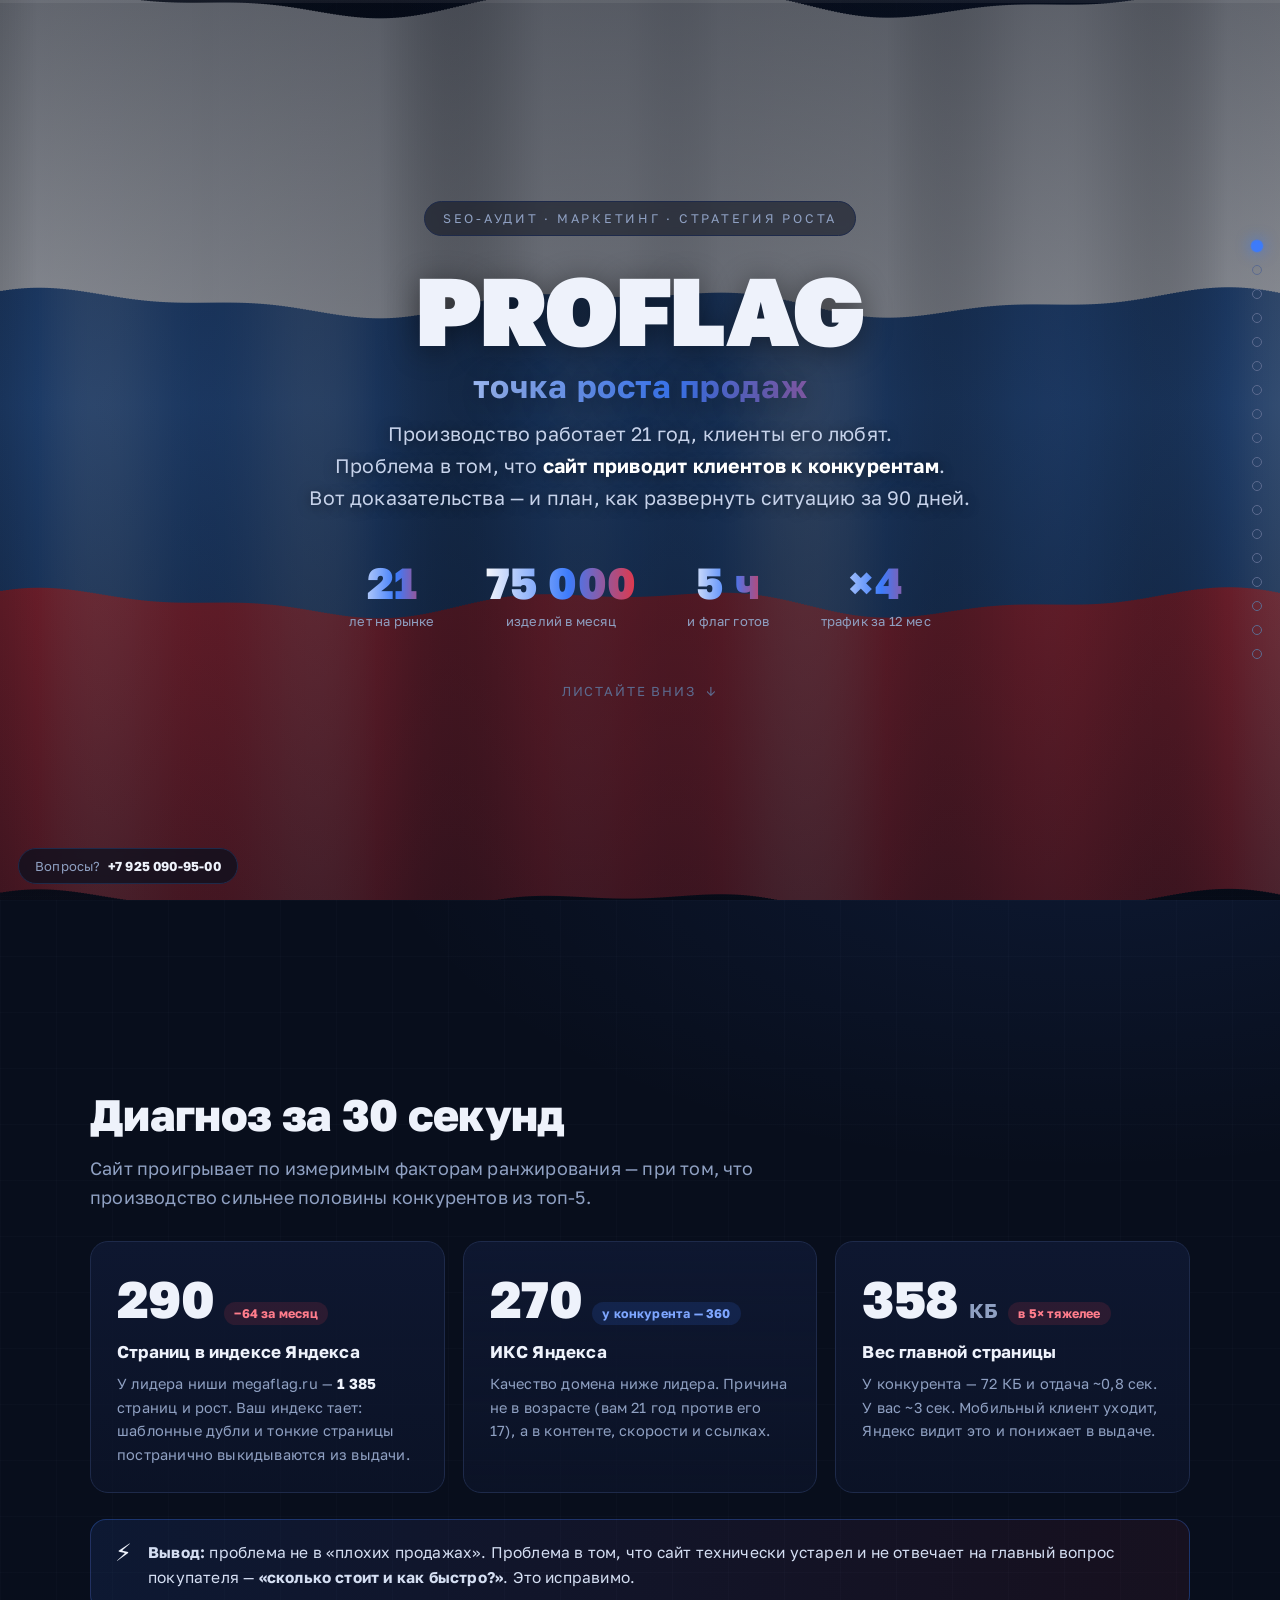
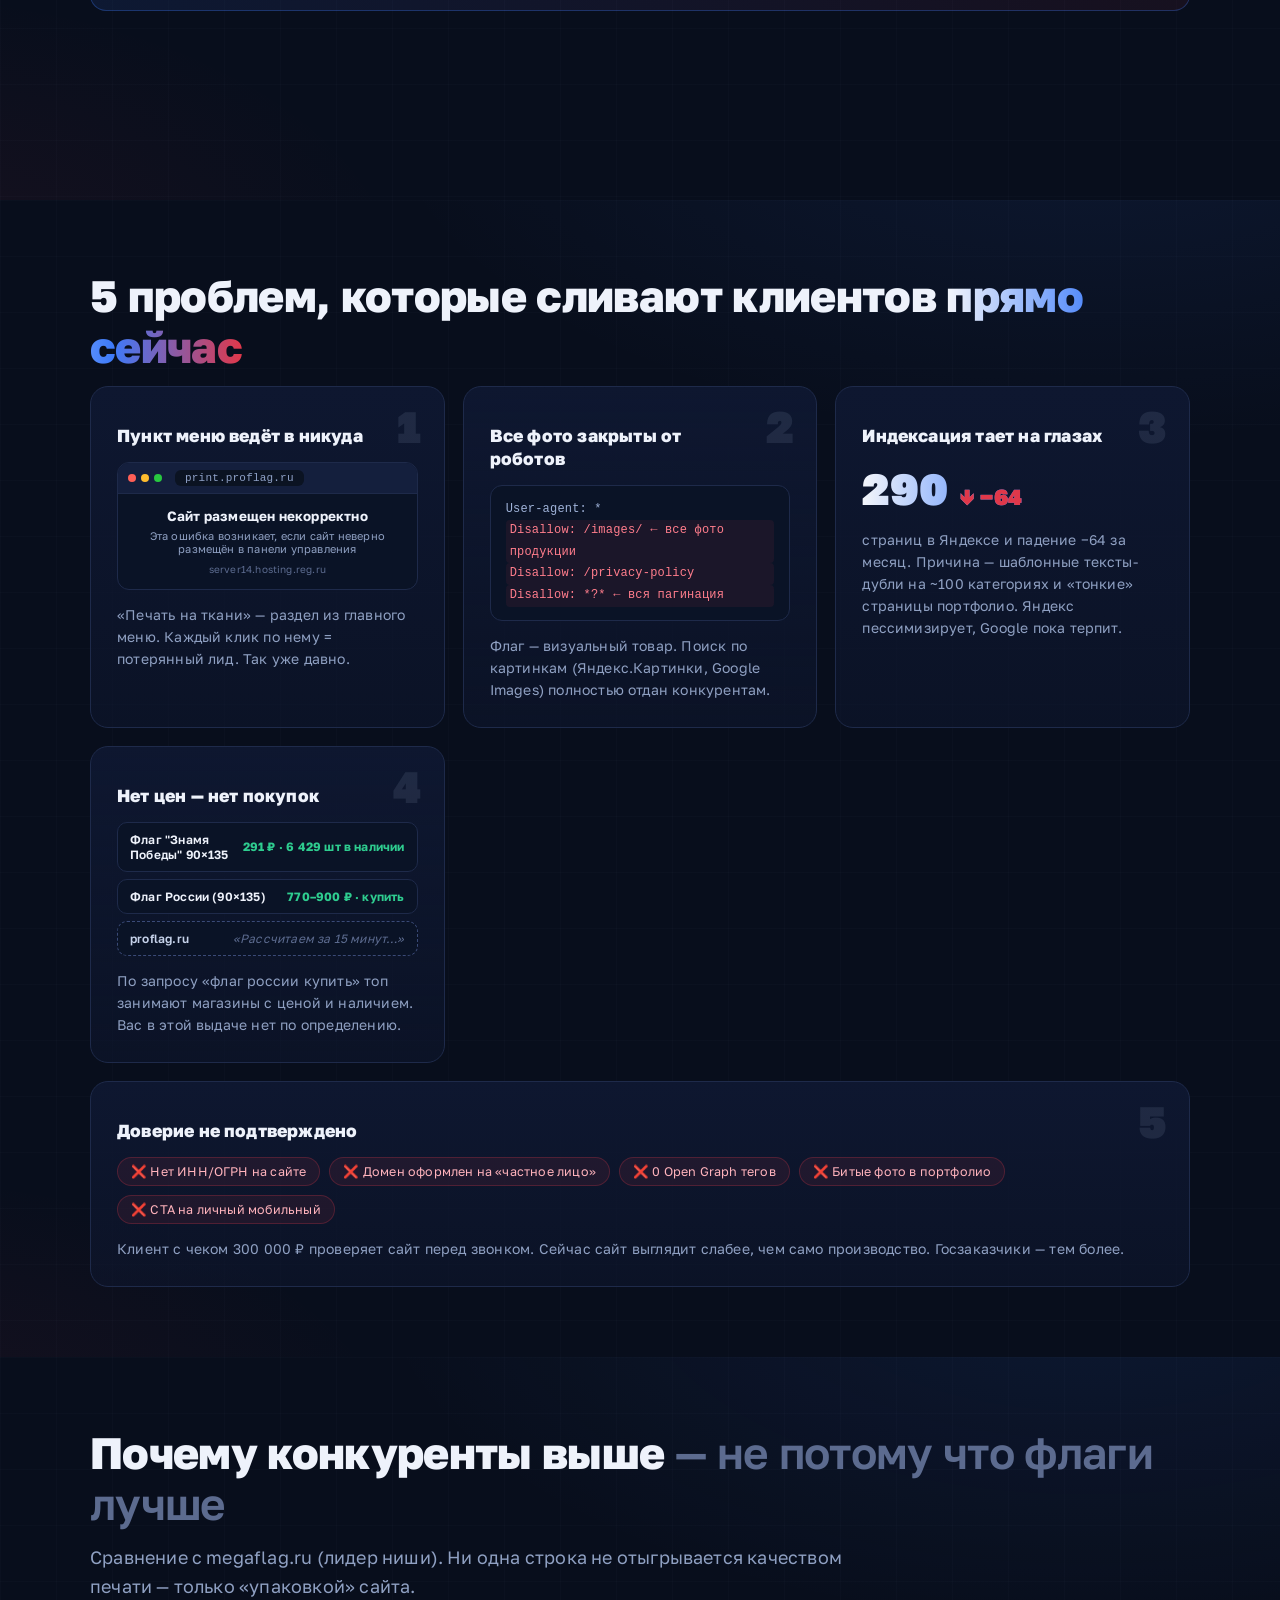
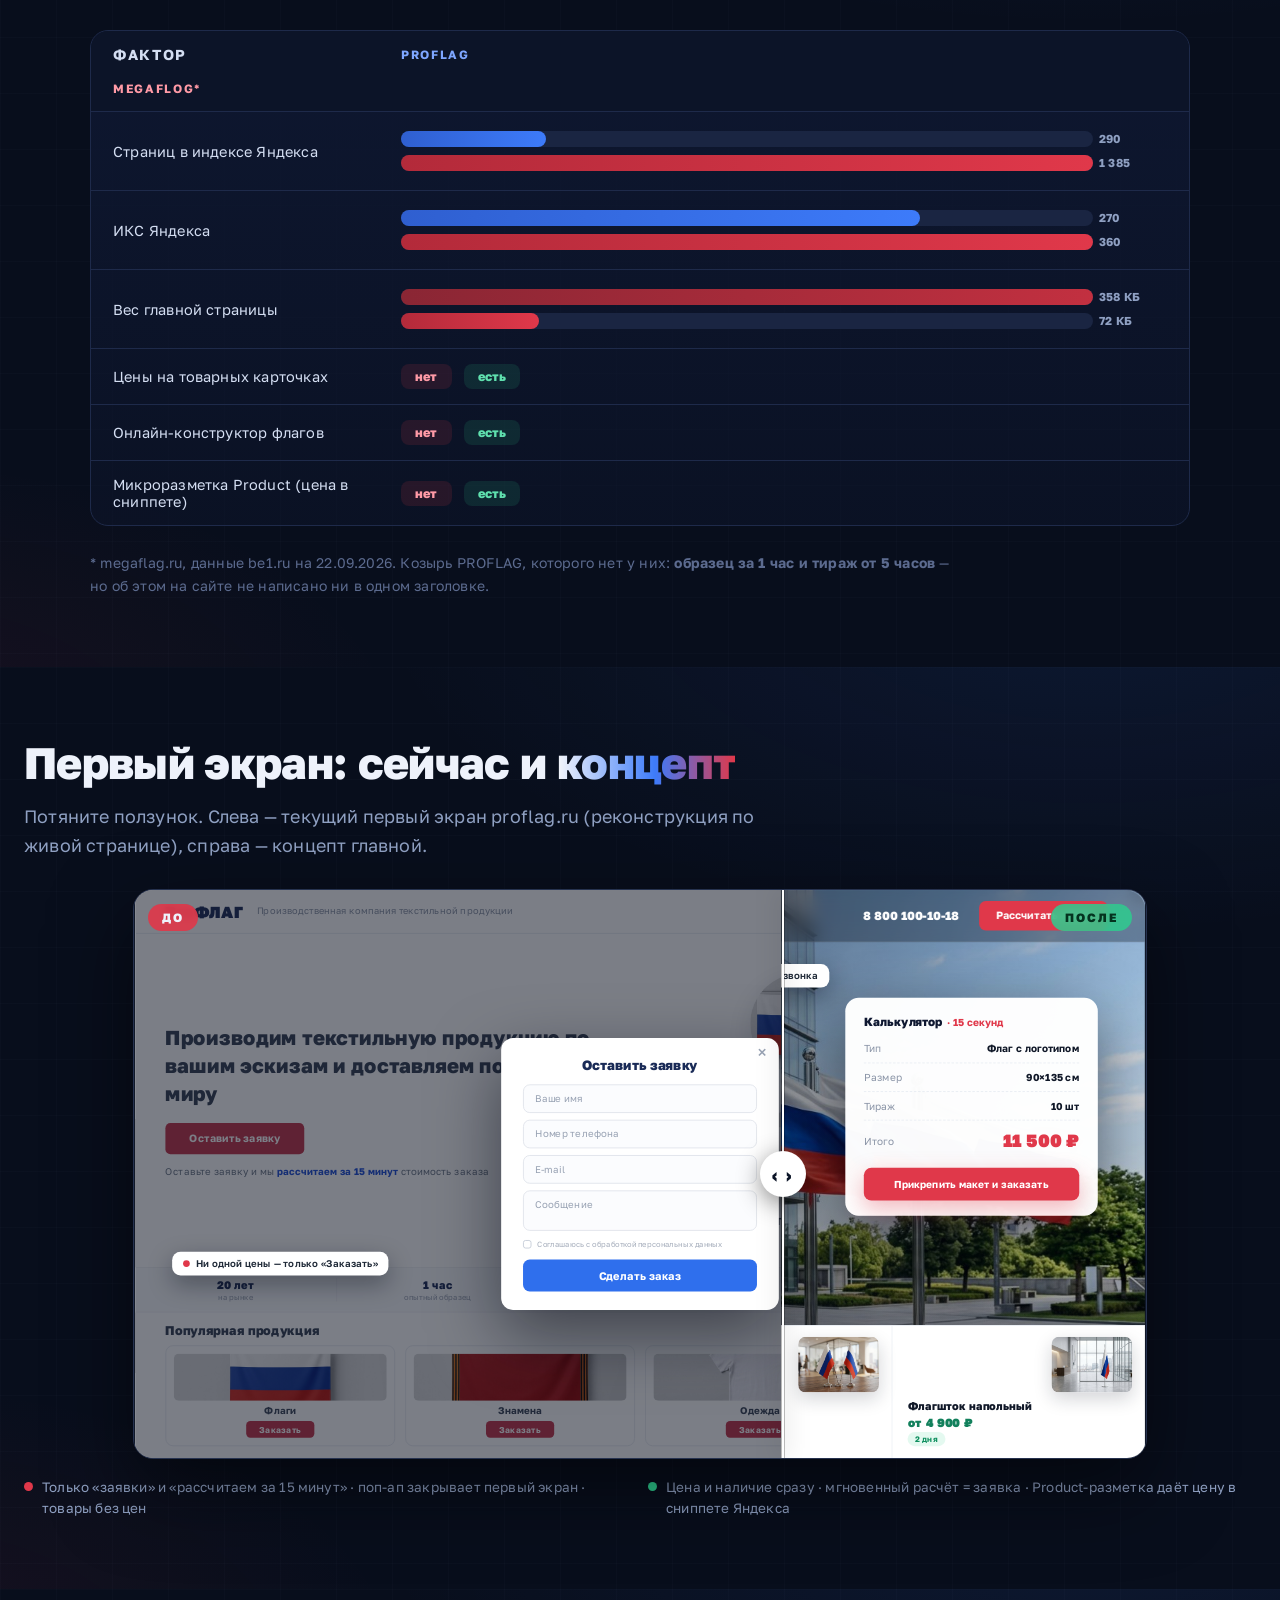
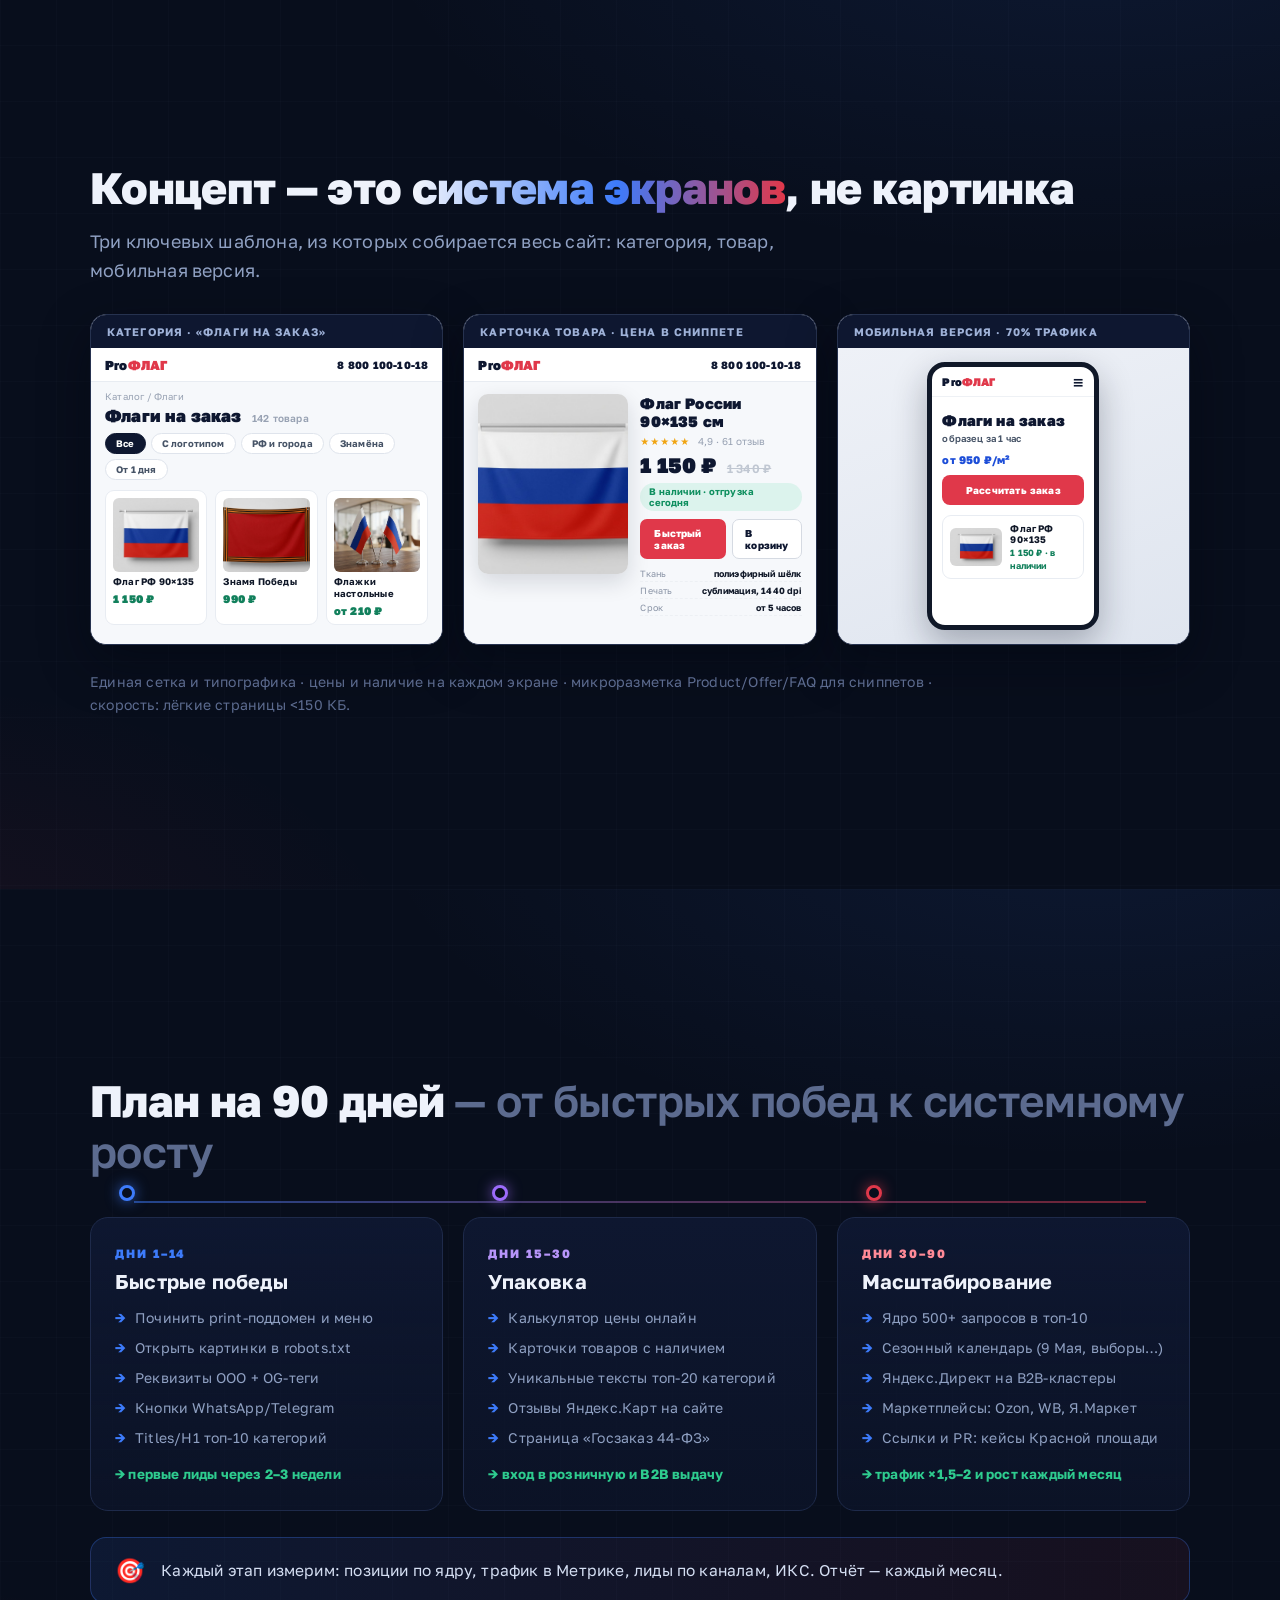
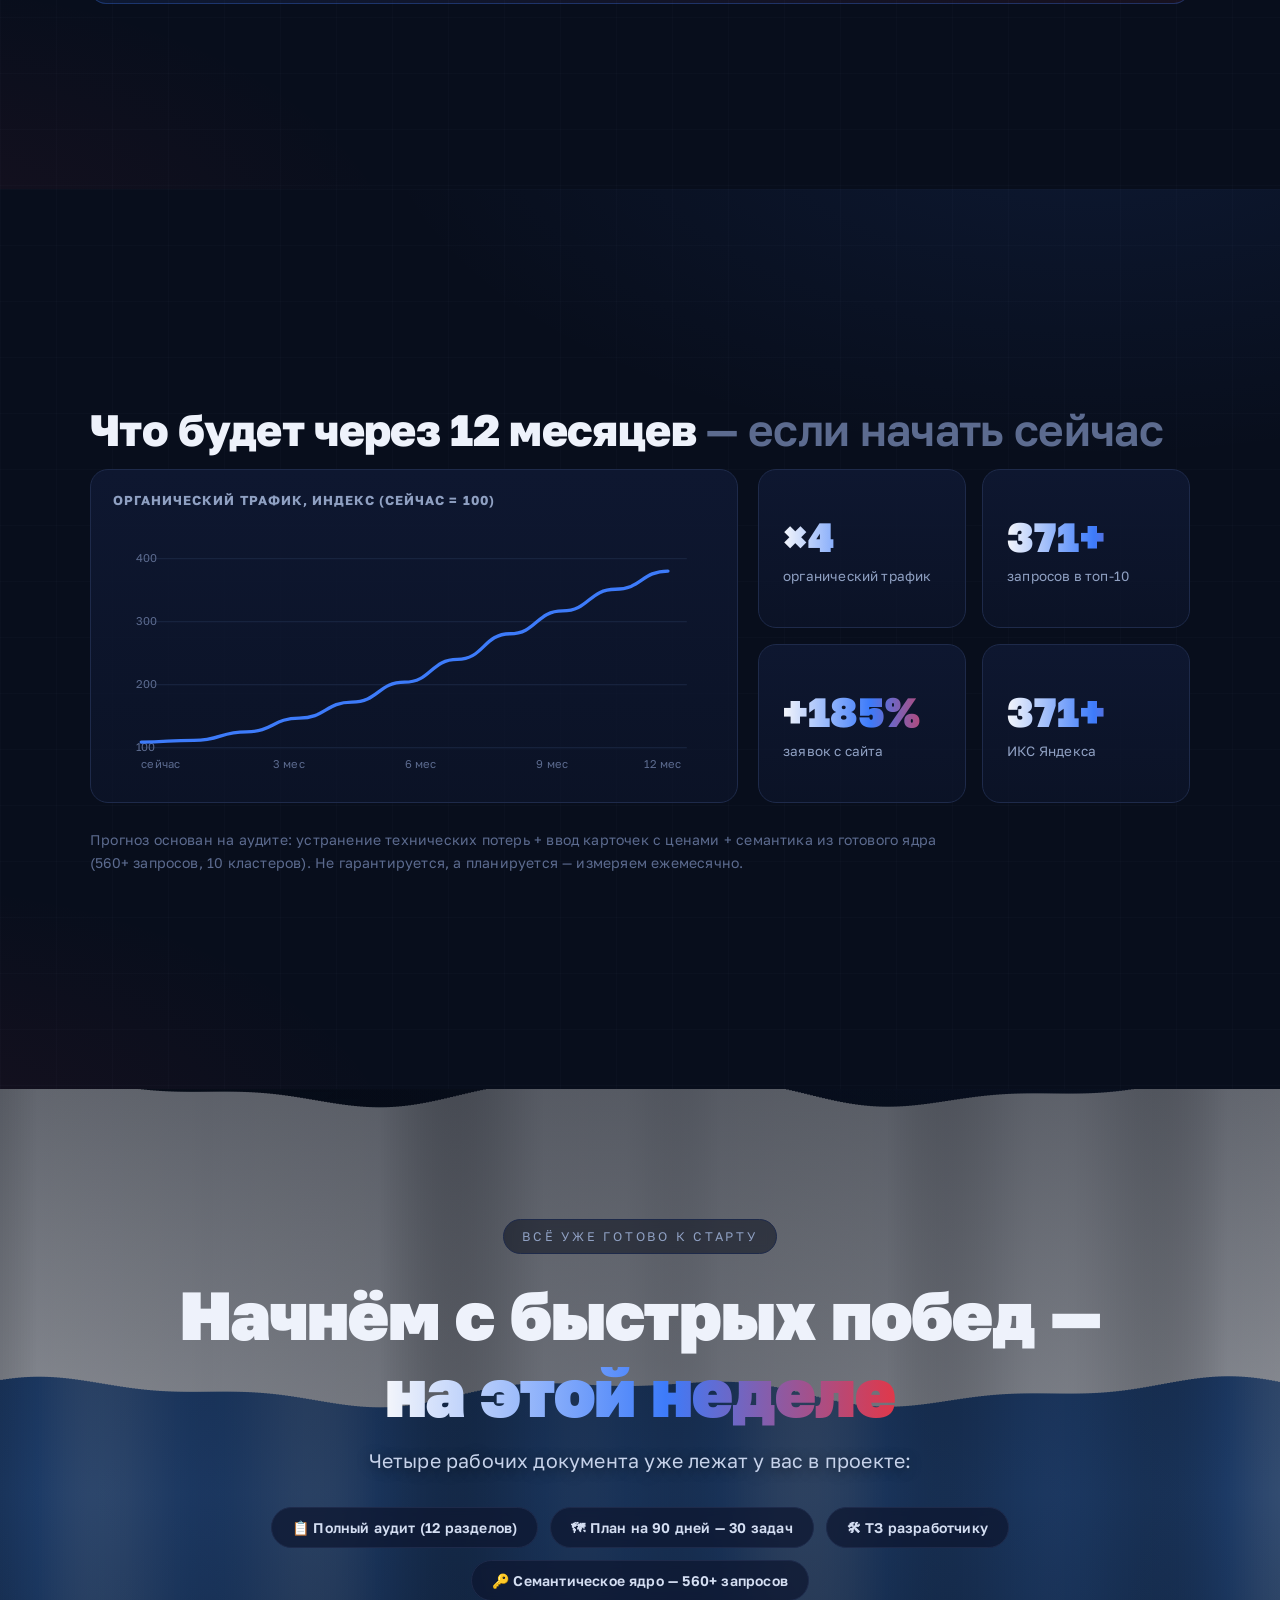
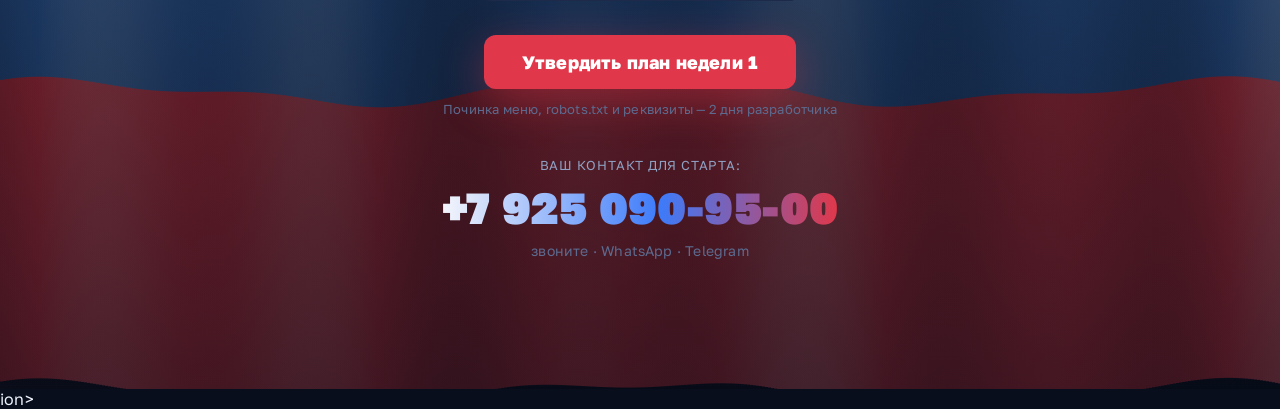
<file: index.html>
<!DOCTYPE html>
<html lang="ru">
<head>
<meta charset="utf-8">
<meta name="viewport" content="width=device-width, initial-scale=1">
<title>PROFLAG · Точка роста — презентация</title>
<meta name="robots" content="noindex">
<link rel="icon" href="data:,">
<!-- Мгновенный редирект на презентацию -->
<meta http-equiv="refresh" content="0; url=wow-demo/">
<style>
  *{margin:0;padding:0;box-sizing:border-box}
  html,body{height:100%}
  body{display:flex;align-items:center;justify-content:center;background:#080e1c;color:#eef2fb;
       font-family:-apple-system,'Segoe UI',Roboto,Arial,sans-serif;text-align:center;padding:24px}
  a{color:#7ea6ff;text-decoration:none;font-weight:700;font-size:18px;padding:14px 28px;
    border:1px solid #1e2a4a;border-radius:12px;background:#0e1730;display:inline-block;margin-top:18px}
  a:hover{border-color:#3d7bfa}
  .logo{font-size:34px;font-weight:900;letter-spacing:-.02em}
  .logo span{background:linear-gradient(90deg,#f4f6fb,#3d7bfa 55%,#e0384a);
    -webkit-background-clip:text;background-clip:text;color:transparent;display:block;font-size:16px;margin-top:6px}
  p{color:#8fa0c2;margin-top:22px;font-size:14px}
</style>
</head>
<body>
<div>
  <div class="logo">PROFLAG<span>точка роста продаж</span></div>
  <p>Открываем презентацию…</p>
  <a href="wow-demo/">Открыть презентацию →</a>
  <script>location.replace('wow-demo/');</script>
</div>
</body>
</html>
</file>
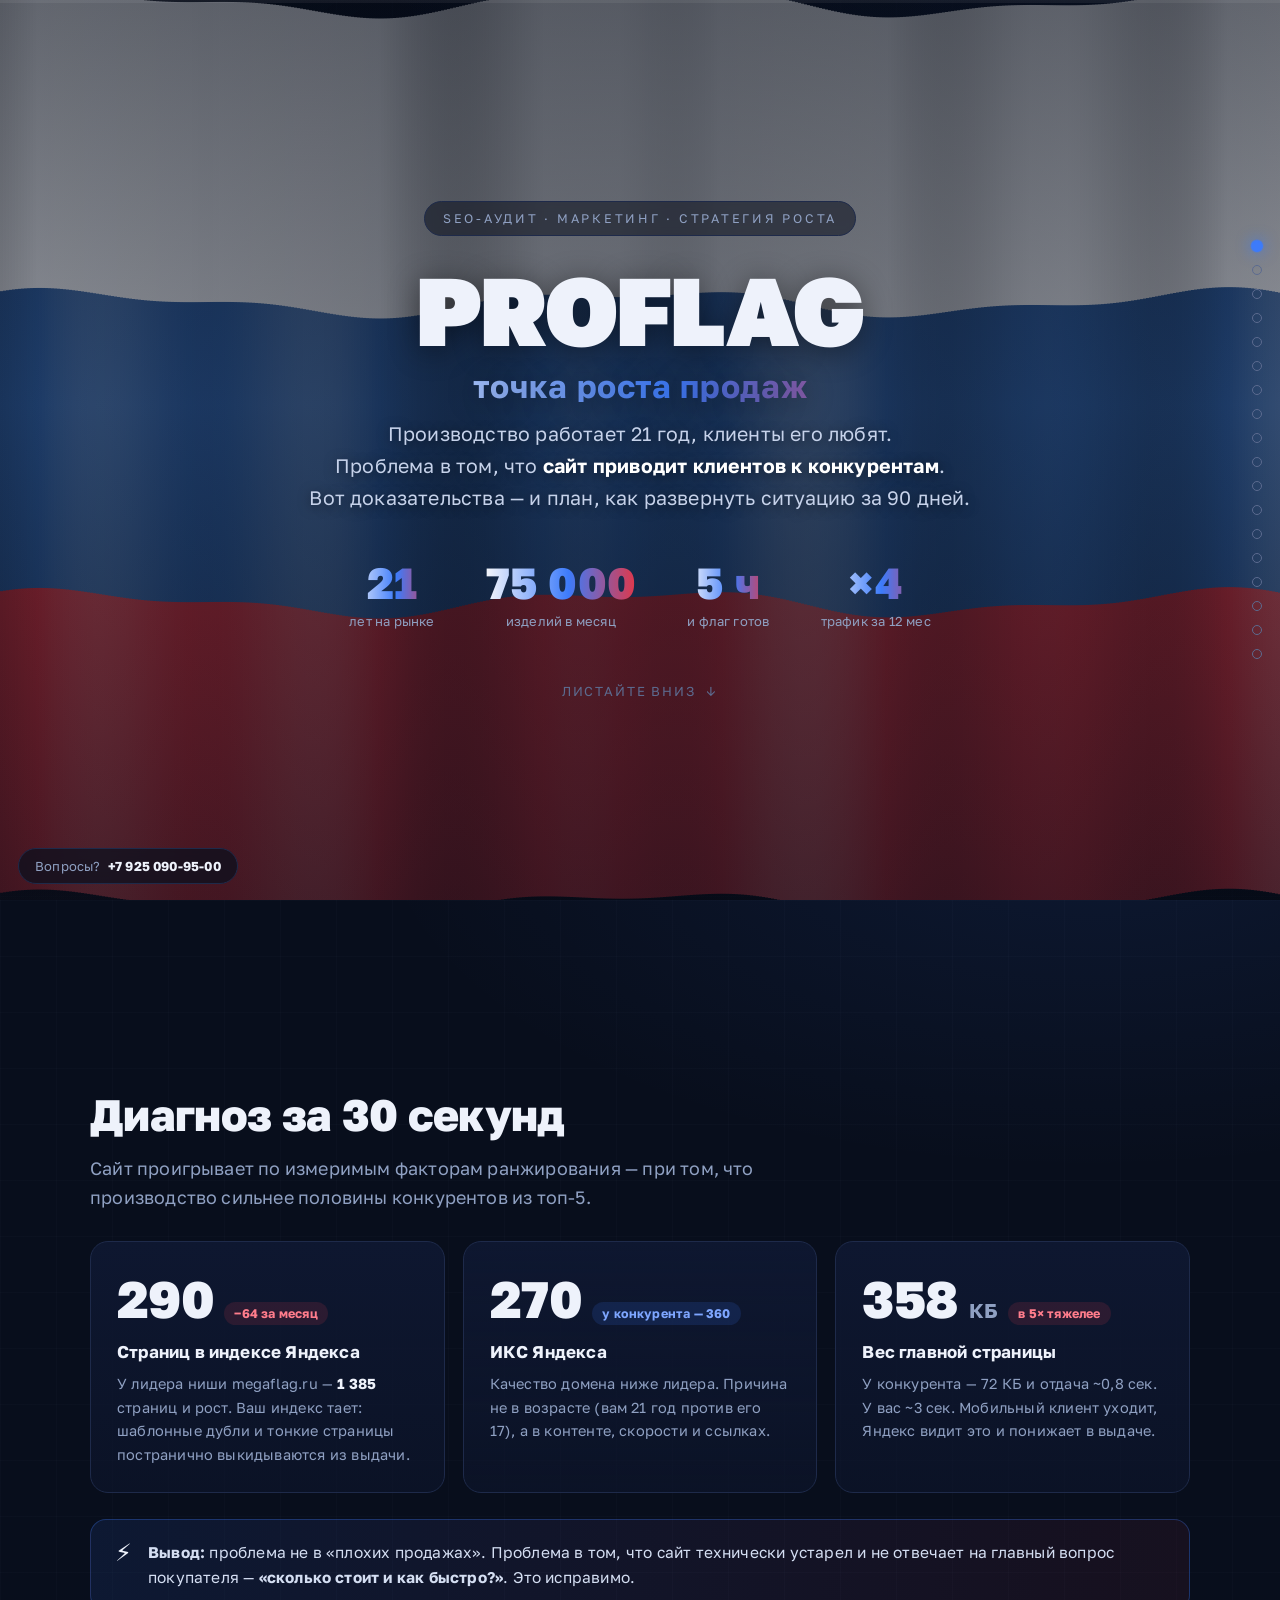
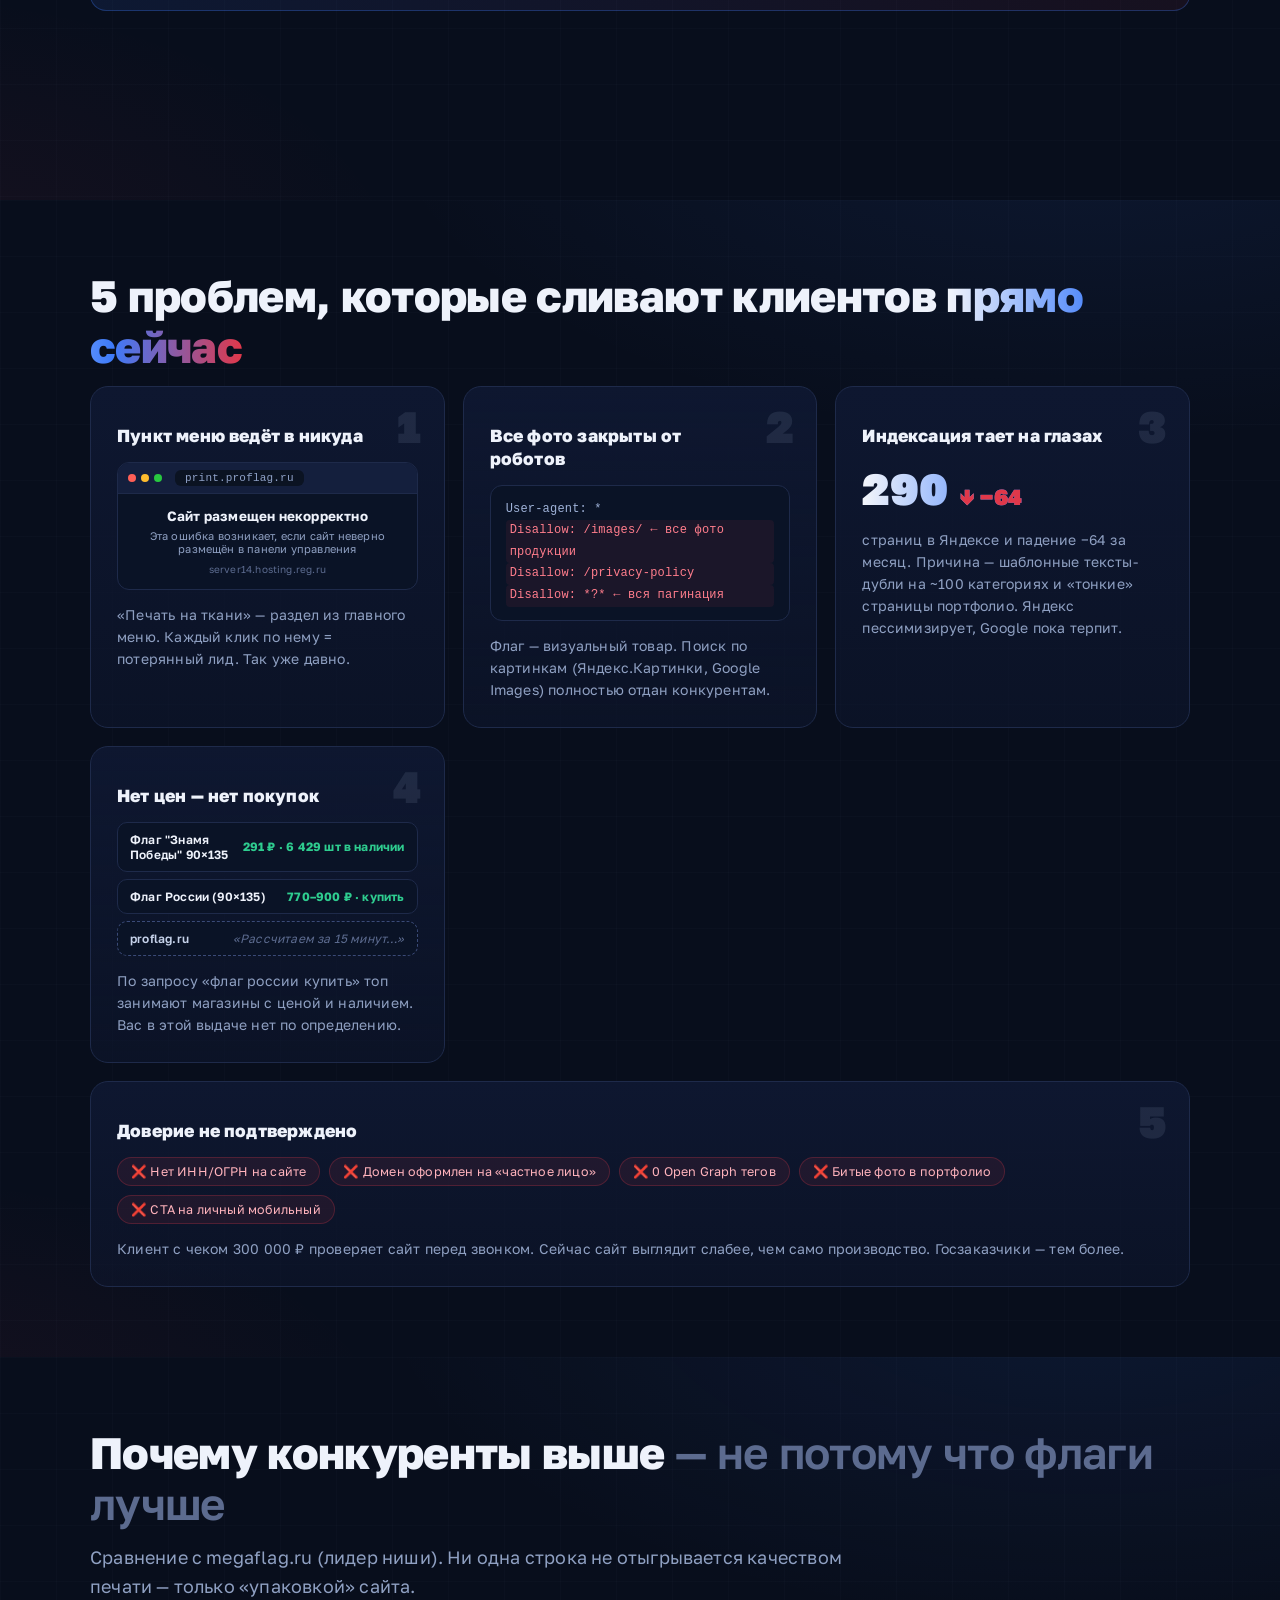
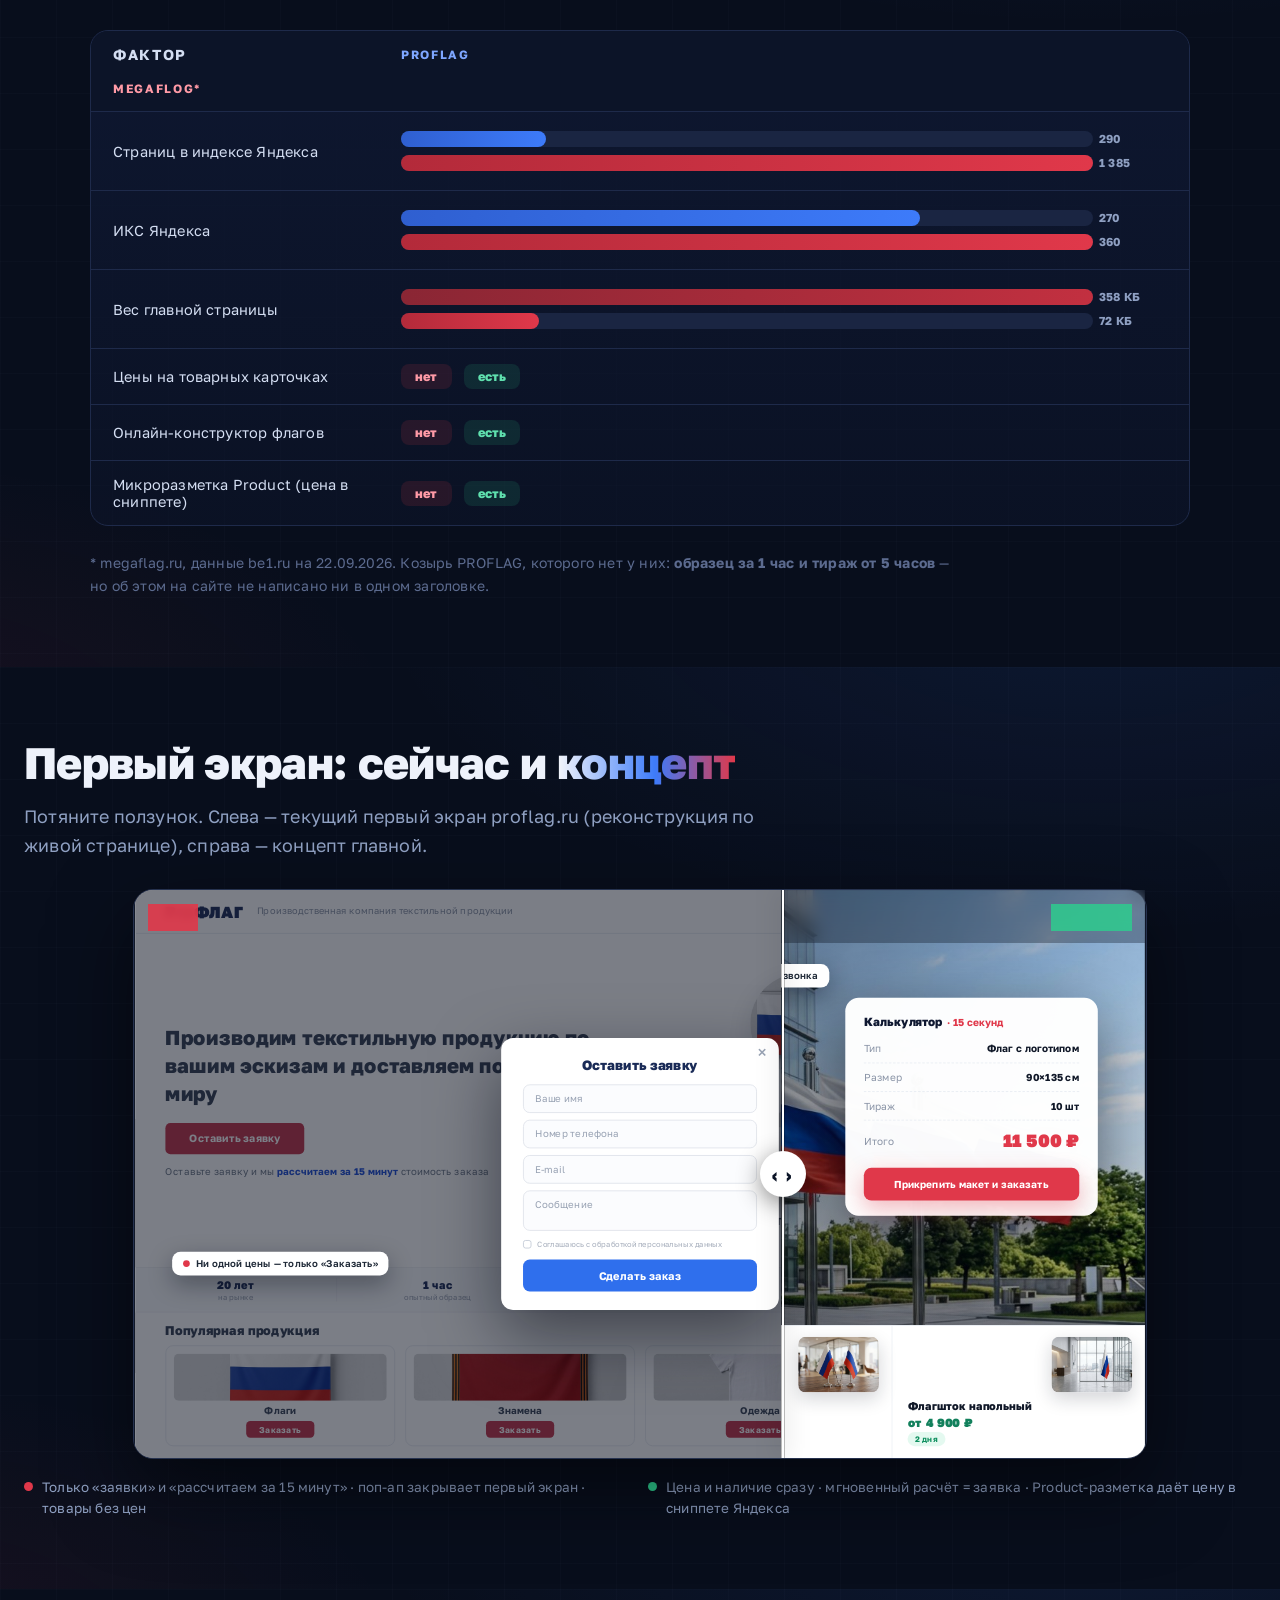
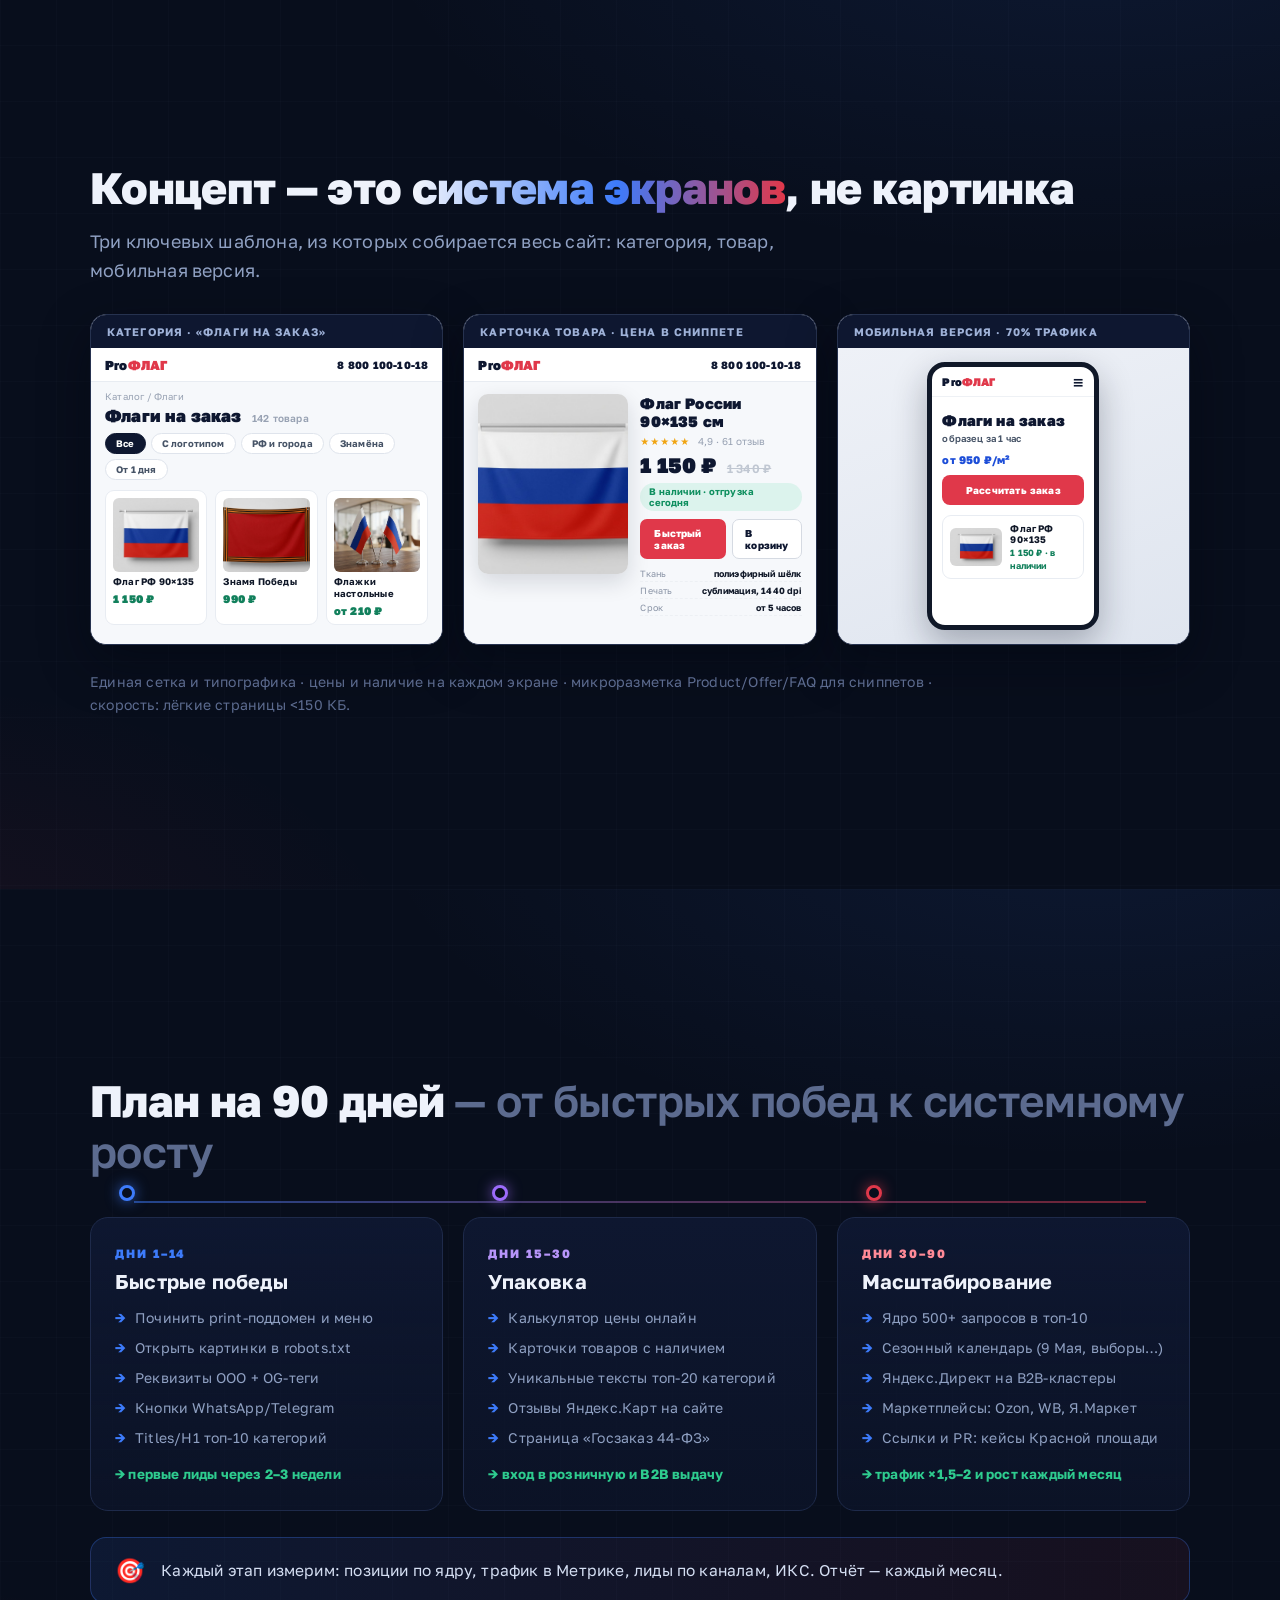
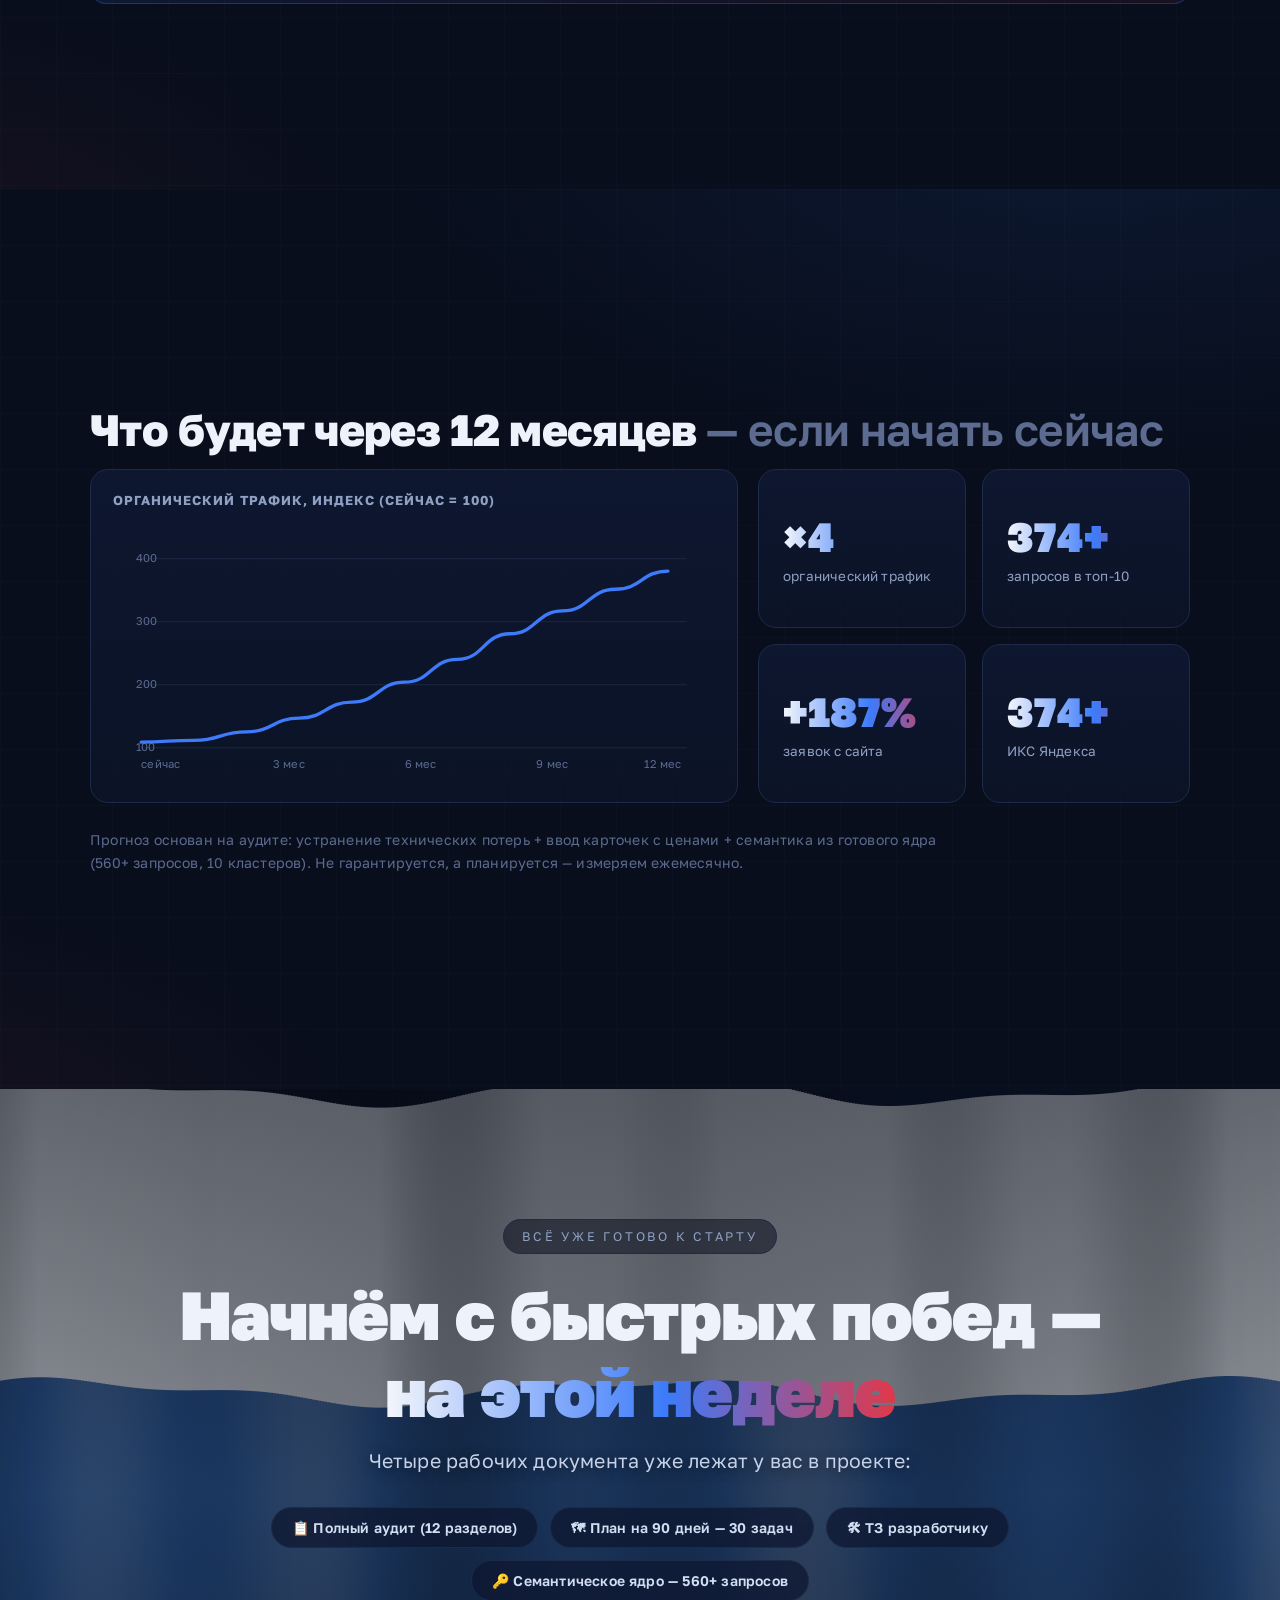
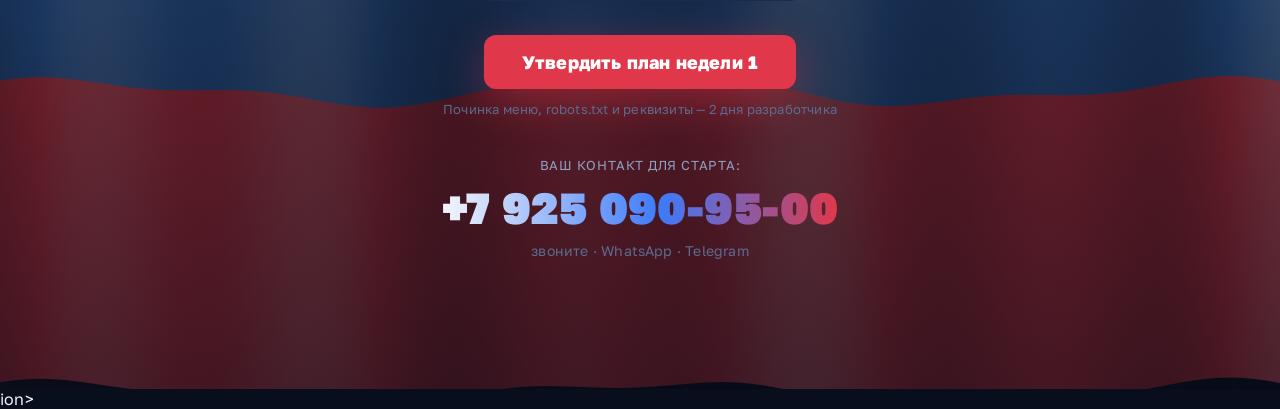
<file: wow-demo/index.html>
<!DOCTYPE html>
<html lang="ru">
<head>
<meta charset="utf-8">
<meta name="viewport" content="width=device-width, initial-scale=1">
<title>PROFLAG · Точка роста — аудит сайта и стратегия продаж</title>
<meta name="description" content="Интерактивная презентация: почему сайт proflag.ru теряет продажи и план роста на 90 дней">
<link rel="icon" href="data:,">
<link rel="preconnect" href="https://fonts.googleapis.com">
<link rel="preconnect" href="https://fonts.gstatic.com" crossorigin>
<link href="https://fonts.googleapis.com/css2?family=Golos+Text:wght@400;500;600;700;800;900&display=swap" rel="stylesheet">
<link rel="stylesheet" href="css/style.css">
</head>
<body>

<div class="progress"><i id="progressBar"></i></div>
<nav class="dots" id="dots" aria-label="Навигация по слайдам"></nav>

<a class="contact-chip" href="tel:+79250909500">Вопросы? <b>+7 925 090-95-00</b></a>

<main id="deck">

<!-- ================= 1. HERO ================= -->
<section class="slide hero" data-dot="Старт">
  <canvas id="flagCanvas" aria-hidden="true"></canvas>
  <div class="hero-content">
    <div class="kicker rv" style="--d:.05s">SEO-аудит · маркетинг · стратегия роста</div>
    <h1 class="hero-title rv" style="--d:.15s">PROFLAG<span class="accent">точка роста продаж</span></h1>
    <p class="hero-sub rv" style="--d:.3s">Производство работает 21 год, клиенты его любят.<br>Проблема в том, что <b>сайт приводит клиентов к конкурентам</b>.<br>Вот доказательства — и план, как развернуть ситуацию за 90 дней.</p>
    <div class="hero-stats rv" style="--d:.45s">
      <div><b data-count="21">0</b><span>лет на рынке</span></div>
      <div><b data-count="75" data-suffix=" 000">0</b><span>изделий в месяц</span></div>
      <div><b data-count="5" data-suffix=" ч">0</b><span>и флаг готов</span></div>
      <div><b data-count="4" data-prefix="×">0</b><span>трафик за 12 мес</span></div>
    </div>
    <div class="scroll-hint rv" style="--d:.7s">Листайте вниз <span class="arrow">↓</span></div>
  </div>
</section>

<!-- ================= 2. ДИАГНОЗ ================= -->
<section class="slide" data-dot="Диагноз">
  <div class="wrap">
    <h2 class="rv">Диагноз за 30 секунд</h2>
    <p class="lead rv" style="--d:.1s">Сайт проигрывает по измеримым факторам ранжирования — при том, что производство сильнее половины конкурентов из топ-5.</p>
    <div class="cards3">
      <div class="card stat rv" style="--d:.15s">
        <div class="num"><b data-count="290">0</b><span class="trend down">−64 за месяц</span></div>
        <h3>Страниц в индексе Яндекса</h3>
        <p>У лидера ниши megaflag.ru — <b>1 385</b> страниц и рост. Ваш индекс тает: шаблонные дубли и тонкие страницы постранично выкидываются из выдачи.</p>
      </div>
      <div class="card stat rv" style="--d:.28s">
        <div class="num"><b data-count="270">0</b><span class="trend">у конкурента — 360</span></div>
        <h3>ИКС Яндекса</h3>
        <p>Качество домена ниже лидера. Причина не в возрасте (вам 21 год против его 17), а в контенте, скорости и ссылках.</p>
      </div>
      <div class="card stat rv" style="--d:.41s">
        <div class="num"><b data-count="358">0</b><small>КБ</small><span class="trend down">в 5× тяжелее</span></div>
        <h3>Вес главной страницы</h3>
        <p>У конкурента — 72 КБ и отдача ~0,8 сек. У вас ~3 сек. Мобильный клиент уходит, Яндекс видит это и понижает в выдаче.</p>
      </div>
    </div>
    <div class="verdict rv" style="--d:.55s">
      <span class="v-icon">⚡</span>
      <p><b>Вывод:</b> проблема не в «плохих продажах». Проблема в том, что сайт технически устарел и не отвечает на главный вопрос покупателя — <b>«сколько стоит и как быстро?»</b>. Это исправимо.</p>
    </div>
  </div>
</section>

<!-- ================= 3. ПРОБЛЕМЫ ================= -->
<section class="slide" data-dot="5 проблем">
  <div class="wrap">
    <h2 class="rv">5 проблем, которые сливают клиентов <span class="accent-text">прямо сейчас</span></h2>
    <div class="prob-grid">

      <div class="card prob rv" style="--d:.1s">
        <div class="p-num">1</div>
        <h3>Пункт меню ведёт в никуда</h3>
        <div class="win mini">
          <div class="win-bar"><i class="d r"></i><i class="d y"></i><i class="d g"></i><span class="url">print.proflag.ru</span></div>
          <div class="win-body err">
            <b>Сайт размещен некорректно</b>
            <span>Эта ошибка возникает, если сайт неверно размещён в панели управления</span>
            <em>server14.hosting.reg.ru</em>
          </div>
        </div>
        <p>«Печать на ткани» — раздел из главного меню. Каждый клик по нему = потерянный лид. Так уже давно.</p>
      </div>

      <div class="card prob rv" style="--d:.2s">
        <div class="p-num">2</div>
        <h3>Все фото закрыты от роботов</h3>
        <div class="code">
          <span class="ln">User-agent: *</span>
          <span class="ln bad">Disallow: /images/   ← все фото продукции</span>
          <span class="ln bad">Disallow: /privacy-policy</span>
          <span class="ln bad">Disallow: *?*        ← вся пагинация</span>
        </div>
        <p>Флаг — визуальный товар. Поиск по картинкам (Яндекс.Картинки, Google Images) полностью отдан конкурентам.</p>
      </div>

      <div class="card prob rv" style="--d:.3s">
        <div class="p-num">3</div>
        <h3>Индексация тает на глазах</h3>
        <div class="big-trend">290 <span class="down">↓ −64</span></div>
        <p>страниц в Яндексе и падение −64 за месяц. Причина — шаблонные тексты-дубли на ~100 категориях и «тонкие» страницы портфолио. Яндекс пессимизирует, Google пока терпит.</p>
      </div>

      <div class="card prob rv" style="--d:.4s">
        <div class="p-num">4</div>
        <h3>Нет цен — нет покупок</h3>
        <div class="serp-mock">
          <div class="serp-row"><b>Флаг "Знамя Победы" 90×135</b><span class="price">291 ₽ · 6 429 шт в наличии</span></div>
          <div class="serp-row"><b>Флаг России (90×135)</b><span class="price">770–900 ₽ · купить</span></div>
          <div class="serp-row you"><b>proflag.ru</b><span>«Рассчитаем за 15 минут…»</span></div>
        </div>
        <p>По запросу «флаг россии купить» топ занимают магазины с ценой и наличием. Вас в этой выдаче нет по определению.</p>
      </div>

      <div class="card prob wide rv" style="--d:.5s">
        <div class="p-num">5</div>
        <h3>Доверие не подтверждено</h3>
        <div class="trust-row">
          <span>❌ Нет ИНН/ОГРН на сайте</span>
          <span>❌ Домен оформлен на «частное лицо»</span>
          <span>❌ 0 Open Graph тегов</span>
          <span>❌ Битые фото в портфолио</span>
          <span>❌ CTA на личный мобильный</span>
        </div>
        <p>Клиент с чеком 300 000 ₽ проверяет сайт перед звонком. Сейчас сайт выглядит слабее, чем само производство. Госзаказчики — тем более.</p>
      </div>

    </div>
  </div>
</section>

<!-- ================= 4. КОНКУРЕНТЫ ================= -->
<section class="slide" data-dot="Конкуренты">
  <div class="wrap">
    <h2 class="rv">Почему конкуренты выше <span class="muted">— не потому что флаги лучше</span></h2>
    <p class="lead rv" style="--d:.1s">Сравнение с megaflag.ru (лидер ниши). Ни одна строка не отыгрывается качеством печати — только «упаковкой» сайта.</p>
    <div class="vs-table rv" style="--d:.2s">

      <div class="vs-row head"><span>Фактор</span><span class="you">PROFLAG</span><span class="them">MEGAFLOG*</span></div>
      <div class="vs-row">
        <span>Страниц в индексе Яндекса</span>
        <div class="bars"><div class="bar you"><i style="--w:21%"></i><em>290</em></div><div class="bar them"><i style="--w:100%"></i><em>1 385</em></div></div>
      </div>
      <div class="vs-row">
        <span>ИКС Яндекса</span>
        <div class="bars"><div class="bar you"><i style="--w:75%"></i><em>270</em></div><div class="bar them"><i style="--w:100%"></i><em>360</em></div></div>
      </div>
      <div class="vs-row">
        <span>Вес главной страницы</span>
        <div class="bars"><div class="bar you bad"><i style="--w:100%"></i><em>358 КБ</em></div><div class="bar them"><i style="--w:20%"></i><em>72 КБ</em></div></div>
      </div>
      <div class="vs-row flag-row">
        <span>Цены на товарных карточках</span>
        <div class="marks"><span class="you">нет</span><span class="them">есть</span></div>
      </div>
      <div class="vs-row flag-row">
        <span>Онлайн-конструктор флагов</span>
        <div class="marks"><span class="you">нет</span><span class="them">есть</span></div>
      </div>
      <div class="vs-row flag-row">
        <span>Микроразметка Product (цена в сниппете)</span>
        <div class="marks"><span class="you">нет</span><span class="them">есть</span></div>
      </div>
    </div>
    <p class="foot-note rv" style="--d:.35s">* megaflag.ru, данные be1.ru на 22.09.2026. Козырь PROFLAG, которого нет у них: <b>образец за 1 час и тираж от 5 часов</b> — но об этом на сайте не написано ни в одном заголовке.</p>
  </div>
</section>

<!-- ================= 5. ДО / ПОСЛЕ ================= -->
<section class="slide" data-dot="До / После">
  <div class="wrap wide-wrap">
    <h2 class="rv">Первый экран: сейчас и <span class="accent-text">концепт</span></h2>
    <p class="lead rv" style="--d:.1s">Потяните ползунок. Слева — текущий первый экран proflag.ru (реконструкция по живой странице), справа — концепт главной.</p>

    <div class="ba rv" id="baSlider" style="--d:.2s">
      <div class="ba-layer ba-before">
        <div class="fit"><div class="mock mock-before">
          <div class="ob-body">

            <!-- шапка -->
            <div class="ob-top">
              <span class="ob-logo">ProФЛАГ</span>
              <span class="ob-slogan">Производственная компания текстильной продукции</span>
              <span class="ob-tel">+7 (495) 128-10-18</span>
              <span class="ob-cta">Оставить заявку</span>
            </div>

            <!-- герой: текст + 4 круга -->
            <div class="ob-hero">
              <div class="ob-left">
                <div class="ob-h1">Производим текстильную продукцию по вашим эскизам и доставляем по всему миру</div>
                <span class="ob-btn">Оставить заявку</span>
                <div class="ob-note">Оставьте заявку и мы <b>рассчитаем за 15 минут</b> стоимость заказа</div>
              </div>
              <div class="ob-circles">
                <div class="ob-circ"><img src="img/prod-rf.jpg" alt=""><span>Флаги</span></div>
                <div class="ob-circ"><img src="img/prod-banner.jpg" alt=""><span>Баннеры</span></div>
                <div class="ob-circ"><img src="img/prod-pillow.jpg" alt=""><span>Подушки</span></div>
                <div class="ob-circ"><img src="img/prod-tshirt.jpg" alt=""><span>Одежда</span></div>
              </div>
            </div>

            <!-- цифры -->
            <div class="ob-stats">
              <div><b>20 лет</b><span>на рынке</span></div>
              <div><b>1 час</b><span>опытный образец</span></div>
              <div><b>75 000</b><span>товаров в месяц</span></div>
              <div><b>Доставка</b><span>в любую точку мира</span></div>
              <div><b>Своё</b><span>производство</span></div>
            </div>

            <!-- популярная продукция -->
            <div class="ob-pop">
              <div class="ob-head">Популярная продукция <em>ВСЯ ПРОДУКЦИЯ</em></div>
              <div class="ob-row">
                <div class="ob-card"><img src="img/prod-rf.jpg" alt=""><b>Флаги</b><span>Заказать</span></div>
                <div class="ob-card"><img src="img/prod-victory.jpg" alt=""><b>Знамена</b><span>Заказать</span></div>
                <div class="ob-card"><img src="img/prod-tshirt.jpg" alt=""><b>Одежда</b><span>Заказать</span></div>
                <div class="ob-card"><img src="img/prod-pillow.jpg" alt=""><b>Для интерьера</b><span>Заказать</span></div>
              </div>
            </div>
          </div>

          <!-- поп-ап -->
          <div class="ob-overlay">
            <div class="ob-modal">
              <span class="ob-x">×</span>
              <b>Оставить заявку</b>
              <span class="ob-in">Ваше имя</span>
              <span class="ob-in">Номер телефона</span>
              <span class="ob-in">E-mail</span>
              <span class="ob-in area">Сообщение</span>
              <span class="ob-agree"><i></i>Соглашаюсь с обработкой персональных данных</span>
              <span class="ob-send">Сделать заказ</span>
            </div>
          </div>

          <div class="pin pin-red" style="left:44px;top:430px">Ни одной цены — только «Заказать»</div>
          <div class="pin pin-red" style="left:792px;top:150px">Поп-ап встречает посетителя</div>
        </div></div>
      </div>

      <div class="ba-layer ba-after">
        <div class="fit"><div class="mock mock-after">
          <div class="oa-body">
            <img class="oa-photo" src="img/hero-flags.jpg" alt="">
            <div class="oa-grad"></div>
            <div class="oa-top">
              <span class="oa-logo">
                <svg class="oa-mark" viewBox="0 0 22 26" aria-hidden="true"><path d="M3 2 C 9 0, 14 4, 20 2 L 20 12 C 14 14, 9 10, 3 12 Z" fill="#f4f6fb"/><path d="M3 6 C 9 4, 14 8, 20 6 L 20 9 C 14 11, 9 7, 3 9 Z" fill="#2e5fa3" opacity=".001"/><rect x="1.4" y="1" width="1.7" height="24" rx=".8" fill="#8fa0c2"/></svg>
                Pro<i>ФЛАГ</i>
              </span>
              <span class="oa-nav">Каталог · <b>Цены</b> · Доставка · Госзаказ · Кейсы</span>
              <span class="oa-phone">8 800 100-10-18</span>
              <span class="oa-cta">Рассчитать заказ</span>
            </div>
            <div class="oa-mid">
              <span class="oa-tag"><b>★</b> 4,9 на Яндекс.Картах&nbsp;&nbsp;·&nbsp;&nbsp;21 год производства&nbsp;&nbsp;·&nbsp;&nbsp;44-ФЗ</span>
              <div class="oa-h1">Флаги на заказ<br>с логотипом</div>
              <div class="oa-sub">Сублимационная печать · пошив · вышивка — полный цикл в Москве</div>
              <div class="oa-badges"><span>Образец за 1 час</span><span class="hot">Тираж от 5 часов</span><span>от 950 ₽/м²</span></div>
            </div>
          </div>

          <div class="oa-calc">
            <div class="oa-calc-head">Калькулятор <i>· 15 секунд</i></div>
            <div class="oa-line"><span>Тип</span><em>Флаг с логотипом</em></div>
            <div class="oa-line"><span>Размер</span><em>90×135 см</em></div>
            <div class="oa-line"><span>Тираж</span><em>10 шт</em></div>
            <div class="oa-line total"><span>Итого</span><em>11 500 ₽</em></div>
            <span class="oa-send">Прикрепить макет и заказать</span>
          </div>

          <div class="oa-cards">
            <div class="oa-card"><img src="img/prod-rf.jpg" alt=""><b>Флаг РФ 90×135</b><span>1 150 ₽</span><em>В наличии</em></div>
            <div class="oa-card"><img src="img/prod-victory.jpg" alt=""><b>Знамя Победы</b><span>990 ₽</span><em>В наличии</em></div>
            <div class="oa-card"><img src="img/prod-desk.jpg" alt=""><b>Флажки настольные</b><span>от 210 ₽</span><em>В наличии</em></div>
            <div class="oa-card"><img src="img/prod-stand.jpg" alt=""><b>Флагшток напольный</b><span>от 4 900 ₽</span><em>2 дня</em></div>
          </div>

          <div class="pin pin-green" style="left:600px;top:88px">Цена за 5 секунд — без звонка</div>
          <div class="pin pin-green" style="left:60px;top:468px">Товары с ценами = цена в сниппете Яндекса</div>
        </div></div>
      </div>

      <div class="ba-handle" id="baHandle"><span>‹ ›</span></div>
      <div class="ba-label left">ДО</div>
      <div class="ba-label right">ПОСЛЕ</div>
    </div>

    <div class="ba-legend">
      <div class="rv" style="--d:.3s"><span class="dot red"></span>Только «заявки» и «рассчитаем за 15 минут» · поп-ап закрывает первый экран · товары без цен</div>
      <div class="rv" style="--d:.4s"><span class="dot green"></span>Цена и наличие сразу · мгновенный расчёт = заявка · Product-разметка даёт цену в сниппете Яндекса</div>
    </div>
  </div>
</section>

<!-- ================= 5b. СИСТЕМА ЭКРАНОВ ================= -->
<section class="slide" data-dot="Экраны концепта">
  <div class="wrap">
    <h2 class="rv">Концепт — это <span class="accent-text">система экранов</span>, не картинка</h2>
    <p class="lead rv" style="--d:.1s">Три ключевых шаблона, из которых собирается весь сайт: категория, товар, мобильная версия.</p>

    <div class="shots">

      <!-- КАТЕГОРИЯ -->
      <div class="shot rv" style="--d:.15s">
        <div class="shot-label">Категория · «Флаги на заказ»</div>
        <div class="shot-body">
          <div class="sh-top"><span class="sh-logo">Pro<i>ФЛАГ</i></span><span class="sh-phone">8 800 100-10-18</span></div>
          <div class="sh-crumb">Каталог / Флаги</div>
          <div class="sh-title">Флаги на заказ <em>142 товара</em></div>
          <div class="sh-chips"><span class="act">Все</span><span>С логотипом</span><span>РФ и города</span><span>Знамёна</span><span>От 1 дня</span></div>
          <div class="sh-tiles">
            <div class="sh-tile"><img src="img/prod-rf.jpg" alt=""><b>Флаг РФ 90×135</b><span>1 150 ₽</span></div>
            <div class="sh-tile"><img src="img/prod-victory.jpg" alt=""><b>Знамя Победы</b><span>990 ₽</span></div>
            <div class="sh-tile"><img src="img/prod-desk.jpg" alt=""><b>Флажки настольные</b><span>от 210 ₽</span></div>
          </div>
        </div>
      </div>

      <!-- КАРТОЧКА ТОВАРА -->
      <div class="shot rv" style="--d:.3s">
        <div class="shot-label">Карточка товара · цена в сниппете</div>
        <div class="shot-body sh-product">
          <div class="sh-top"><span class="sh-logo">Pro<i>ФЛАГ</i></span><span class="sh-phone">8 800 100-10-18</span></div>
          <div class="sh-pwrap">
            <img class="sh-photo" src="img/prod-rf.jpg" alt="">
            <div class="sh-info">
              <div class="sh-name">Флаг России 90×135 см</div>
              <div class="sh-rate">★★★★★ <em>4,9 · 61 отзыв</em></div>
              <div class="sh-price">1 150 ₽ <s>1 340 ₽</s></div>
              <div class="sh-stock">В наличии · отгрузка сегодня</div>
              <div class="sh-btns"><span class="sh-buy">Быстрый заказ</span><span class="sh-cart">В корзину</span></div>
              <div class="sh-params"><div><span>Ткань</span><em>полиэфирный шёлк</em></div><div><span>Печать</span><em>сублимация, 1440 dpi</em></div><div><span>Срок</span><em>от 5 часов</em></div></div>
            </div>
          </div>
        </div>
      </div>

      <!-- МОБИЛЬНАЯ -->
      <div class="shot rv" style="--d:.45s">
        <div class="shot-label">Мобильная версия · 70% трафика</div>
        <div class="shot-body sh-mob-wrap">
          <div class="sh-phone-frame">
            <div class="sh-mhead"><span class="sh-logo">Pro<i>ФЛАГ</i></span><span class="sh-burger">≡</span></div>
            <div class="sh-mhero">Флаги на заказ<br><em>образец за 1 час</em></div>
            <div class="sh-mprice">от 950 ₽/м²</div>
            <span class="sh-mbtn">Рассчитать заказ</span>
            <div class="sh-mtile"><img src="img/prod-rf.jpg" alt=""><div><b>Флаг РФ 90×135</b><span>1 150 ₽ · в наличии</span></div></div>
          </div>
        </div>
      </div>

    </div>

    <p class="foot-note rv" style="--d:.55s">Единая сетка и типографика · цены и наличие на каждом экране · микроразметка Product/Offer/FAQ для сниппетов · скорость: лёгкие страницы &lt;150 КБ.</p>
  </div>
</section>

<!-- ================= 6. ПЛАН ================= -->
<section class="slide" data-dot="План 90 дней">
  <div class="wrap">
    <h2 class="rv">План на 90 дней <span class="muted">— от быстрых побед к системному росту</span></h2>
    <div class="timeline">
      <div class="phase rv" style="--d:.15s">
        <div class="ph-dot"></div>
        <div class="ph-days">Дни 1–14</div>
        <h3>Быстрые победы</h3>
        <ul>
          <li>Починить print-поддомен и меню</li>
          <li>Открыть картинки в robots.txt</li>
          <li>Реквизиты ООО + OG-теги</li>
          <li>Кнопки WhatsApp/Telegram</li>
          <li>Titles/H1 топ-10 категорий</li>
        </ul>
        <div class="ph-result">→ первые лиды через 2–3 недели</div>
      </div>
      <div class="phase rv" style="--d:.3s">
        <div class="ph-dot"></div>
        <div class="ph-days">Дни 15–30</div>
        <h3>Упаковка</h3>
        <ul>
          <li>Калькулятор цены онлайн</li>
          <li>Карточки товаров с наличием</li>
          <li>Уникальные тексты топ-20 категорий</li>
          <li>Отзывы Яндекс.Карт на сайте</li>
          <li>Страница «Госзаказ 44-ФЗ»</li>
        </ul>
        <div class="ph-result">→ вход в розничную и B2B выдачу</div>
      </div>
      <div class="phase rv" style="--d:.45s">
        <div class="ph-dot"></div>
        <div class="ph-days">Дни 30–90</div>
        <h3>Масштабирование</h3>
        <ul>
          <li>Ядро 500+ запросов в топ-10</li>
          <li>Сезонный календарь (9 Мая, выборы…)</li>
          <li>Яндекс.Директ на B2B-кластеры</li>
          <li>Маркетплейсы: Ozon, WB, Я.Маркет</li>
          <li>Ссылки и PR: кейсы Красной площади</li>
        </ul>
        <div class="ph-result">→ трафик ×1,5–2 и рост каждый месяц</div>
      </div>
    </div>
    <div class="verdict rv" style="--d:.6s"><span class="v-icon">🎯</span><p>Каждый этап измерим: позиции по ядру, трафик в Метрике, лиды по каналам, ИКС. Отчёт — каждый месяц.</p></div>
  </div>
</section>

<!-- ================= 7. ПРОГНОЗ ================= -->
<section class="slide" data-dot="Прогноз">
  <div class="wrap">
    <h2 class="rv">Что будет через 12 месяцев <span class="muted">— если начать сейчас</span></h2>
    <div class="forecast">
      <div class="chart-card rv" style="--d:.15s">
        <div class="chart-title">Органический трафик, индекс (сейчас = 100)</div>
        <svg id="chart" viewBox="0 0 640 270">
          <defs>
            <linearGradient id="areaFill" x1="0" y1="0" x2="0" y2="1">
              <stop offset="0%" stop-color="#3d7bfa" stop-opacity=".35"/>
              <stop offset="100%" stop-color="#3d7bfa" stop-opacity="0"/>
            </linearGradient>
          </defs>
          <g class="grid">
            <line x1="30" y1="240" x2="610" y2="240"/><line x1="30" y1="173" x2="610" y2="173"/>
            <line x1="30" y1="106" x2="610" y2="106"/><line x1="30" y1="39" x2="610" y2="39"/>
          </g>
          <g class="axis-y">
            <text x="24" y="244">100</text><text x="24" y="177">200</text><text x="24" y="110">300</text><text x="24" y="43">400</text>
          </g>
          <g class="axis-x">
            <text x="30" y="262">сейчас</text><text x="170" y="262">3 мес</text><text x="310" y="262">6 мес</text><text x="450" y="262">9 мес</text><text x="565" y="262">12 мес</text>
          </g>
          <path id="areaPath" fill="url(#areaFill)" opacity="0"></path>
          <path id="linePath" fill="none" stroke="#3d7bfa" stroke-width="3.5" stroke-linecap="round"></path>
          <g id="chartDots"></g>
        </svg>
      </div>
      <div class="kpi-grid">
        <div class="kpi rv" style="--d:.25s"><b data-count="4" data-prefix="×">×1</b><span>органический трафик</span></div>
        <div class="kpi rv" style="--d:.35s"><b data-count="400" data-suffix="+">0</b><span>запросов в топ-10</span></div>
        <div class="kpi rv" style="--d:.45s"><b data-count="200" data-prefix="+" data-suffix="%">+0%</b><span>заявок с сайта</span></div>
        <div class="kpi rv" style="--d:.55s"><b data-count="400" data-suffix="+">0</b><span>ИКС Яндекса</span></div>
      </div>
    </div>
    <p class="foot-note rv" style="--d:.65s">Прогноз основан на аудите: устранение технических потерь + ввод карточек с ценами + семантика из готового ядра (560+ запросов, 10 кластеров). Не гарантируется, а планируется — измеряем ежемесячно.</p>
  </div>
</section>

<!-- ================= 8. ФИНАЛ ================= -->
<section class="slide final" data-dot="Финал">
  <canvas id="flagCanvas2" aria-hidden="true"></canvas>
  <div class="hero-content">
    <div class="kicker rv" style="--d:.1s">Всё уже готово к старту</div>
    <h2 class="final-title rv" style="--d:.2s">Начнём с быстрых побед —<br><span class="accent">на этой неделе</span></h2>
    <p class="hero-sub rv" style="--d:.3s">Четыре рабочих документа уже лежат у вас в проекте:</p>
    <div class="chips rv" style="--d:.4s">
      <span>📋 Полный аудит (12 разделов)</span>
      <span>🗺 План на 90 дней — 30 задач</span>
      <span>🛠 ТЗ разработчику</span>
      <span>🔑 Семантическое ядро — 560+ запросов</span>
    </div>
    <div class="final-cta rv" style="--d:.55s">
      <span class="btn-main">Утвердить план недели 1</span>
      <span class="cta-note">Починка меню, robots.txt и реквизиты — 2 дня разработчика</span>
    </div>
    <div class="contacts rv" style="--d:.7s">
      <span class="c-label">Ваш контакт для старта:</span>
      <a class="c-phone" href="tel:+79250909500">+7 925 090-95-00</a>
      <span class="c-extra">звоните · WhatsApp · Telegram</span>
    </div>
  </div>
</section>

</main>

<script src="js/app.js"></script>
</body>
</html>
ion>

</main>

<script src="js/app.js"></script>
</body>
</html>
</file>
<file: wow-demo/css/style.css>
/* ============ PROFLAG · WOW DECK ============ */
*{margin:0;padding:0;box-sizing:border-box}
:root{
  --bg:#080e1c; --panel:#0e1730; --panel2:#111c38; --line:#1e2a4a;
  --ink:#eef2fb; --mut:#8fa0c2; --dim:#5c6b8f;
  --red:#e0384a; --blue:#3d7bfa; --green:#2ecc8f; --gold:#f6c445;
  --grad:linear-gradient(90deg,#f4f6fb 0%,#3d7bfa 55%,#e0384a 100%);
  --font:'Golos Text','Inter',system-ui,-apple-system,'Segoe UI',Roboto,Arial,sans-serif;
}
html{scroll-behavior:smooth;scroll-snap-type:y proximity}
body{background:var(--bg);color:var(--ink);font-family:var(--font);letter-spacing:.012em;overflow-x:hidden}
::selection{background:rgba(61,123,250,.4)}
b{font-weight:700}

/* progress bar */
.progress{position:fixed;top:0;left:0;right:0;height:3px;z-index:100;background:rgba(255,255,255,.06)}
.progress i{display:block;height:100%;width:0;background:var(--grad)}

/* dots nav */
.dots{position:fixed;right:18px;top:50%;transform:translateY(-50%);z-index:100;display:flex;flex-direction:column;gap:14px}
.dots button{width:10px;height:10px;border-radius:50%;border:1.5px solid var(--dim);background:transparent;cursor:pointer;transition:.3s}
.dots button.act{background:var(--blue);border-color:var(--blue);box-shadow:0 0 12px rgba(61,123,250,.8);transform:scale(1.25)}
.dots button:hover{border-color:var(--ink)}
@media(max-width:760px){.dots{display:none}}

/* плавающий контакт */
.contact-chip{position:fixed;left:18px;bottom:16px;z-index:99;font-size:13px;color:var(--mut);
  background:rgba(10,16,30,.72);border:1px solid var(--line);border-radius:100px;padding:9px 16px;
  text-decoration:none;backdrop-filter:blur(6px);transition:.3s}
.contact-chip b{color:var(--ink);font-weight:700;margin-left:4px}
.contact-chip:hover{border-color:var(--blue);color:var(--ink)}

/* slides */
main{display:block}
.slide{position:relative;min-height:100svh;scroll-snap-align:start;display:flex;align-items:center;justify-content:center;overflow:hidden;padding:70px 24px;background:
  radial-gradient(1200px 600px at 85% -10%,rgba(61,123,250,.10),transparent 60%),
  radial-gradient(900px 500px at -10% 110%,rgba(224,56,74,.08),transparent 60%),
  var(--bg)}
.slide::before{content:"";position:absolute;inset:0;pointer-events:none;opacity:.5;
  background-image:linear-gradient(rgba(143,160,194,.05) 1px,transparent 1px),linear-gradient(90deg,rgba(143,160,194,.05) 1px,transparent 1px);
  background-size:56px 56px}
.wrap{position:relative;width:100%;max-width:1100px}
.wrap.wide-wrap{max-width:1240px}

h2{font-size:clamp(26px,3.6vw,44px);font-weight:800;letter-spacing:-.015em;line-height:1.16;margin-bottom:14px}
h2 .muted{color:var(--dim);font-weight:600}
h2 .accent-text{background:var(--grad);-webkit-background-clip:text;background-clip:text;color:transparent}
.lead{color:var(--mut);font-size:clamp(15px,1.4vw,19px);max-width:780px;margin-bottom:30px;line-height:1.6}
.foot-note{color:var(--dim);font-size:14px;margin-top:26px;line-height:1.6;max-width:880px}

/* reveal */
.rv{opacity:0;transform:translateY(26px)}
.slide.on .rv{opacity:1;transform:none;transition:opacity .7s cubic-bezier(.2,.7,.3,1) var(--d,0s),transform .7s cubic-bezier(.2,.7,.3,1) var(--d,0s)}

/* ============ HERO ============ */
.hero{padding:0}
#flagCanvas,#flagCanvas2{position:absolute;inset:0;width:100%;height:100%}
.hero-content{position:relative;z-index:2;text-align:center;max-width:980px;padding:0 20px}
.kicker{display:inline-block;font-size:12.5px;letter-spacing:.22em;text-transform:uppercase;color:var(--mut);border:1px solid var(--line);border-radius:100px;padding:9px 18px;background:rgba(10,16,30,.55);backdrop-filter:blur(4px)}
.hero-title{font-size:clamp(44px,7.5vw,96px);font-weight:900;letter-spacing:-.02em;line-height:1;margin:26px 0 8px;text-shadow:0 4px 30px rgba(0,0,0,.45)}
.hero-title .accent{display:block;font-size:clamp(18px,2.6vw,32px);font-weight:700;letter-spacing:.02em;margin-top:12px;background:var(--grad);-webkit-background-clip:text;background-clip:text;color:transparent}
.hero-sub{color:#c6d2ea;font-size:clamp(15px,1.6vw,19.5px);line-height:1.65;margin-top:16px;text-shadow:0 2px 12px rgba(0,0,0,.5)}
.hero-sub b{color:#fff}
.hero-stats{display:flex;justify-content:center;gap:clamp(18px,4vw,54px);margin-top:42px;flex-wrap:wrap}
.hero-stats div{display:flex;flex-direction:column;gap:4px}
.hero-stats b{font-size:clamp(28px,3.4vw,44px);font-weight:800;background:var(--grad);-webkit-background-clip:text;background-clip:text;color:transparent}
.hero-stats span{font-size:13px;color:var(--mut)}
.scroll-hint{margin-top:54px;color:var(--dim);font-size:13px;letter-spacing:.14em;text-transform:uppercase;animation:hint 2.2s ease-in-out infinite}
.scroll-hint .arrow{display:inline-block;margin-left:6px}
@keyframes hint{0%,100%{transform:translateY(0);opacity:.7}50%{transform:translateY(8px);opacity:1}}

/* доступность с клавиатуры */
.dots button:focus-visible,.contact-chip:focus-visible,.c-phone:focus-visible{outline:2px solid var(--blue);outline-offset:3px;border-radius:8px}

/* низкие экраны (ноутбуки 1366×768 и меньше) — уплотняем вертикаль */
@media(max-height:840px){
  .slide{padding:36px 24px}
  h2{font-size:clamp(24px,3vw,36px);margin-bottom:10px}
  .lead{margin-bottom:20px}
  .hero-stats{margin-top:26px}
  .scroll-hint{margin-top:30px}
  .verdict{margin-top:18px;padding:16px 20px}
  .ba-legend{margin-top:12px}
  .foot-note{margin-top:16px}
  .final-cta{margin-top:22px}
  .contacts{margin-top:24px}
}

/* ============ CARDS ============ */
.cards3{display:grid;grid-template-columns:repeat(3,1fr);gap:18px}
@media(max-width:900px){.cards3{grid-template-columns:1fr}}
.card{background:linear-gradient(180deg,var(--panel),rgba(14,23,48,.5));border:1px solid var(--line);border-radius:18px;padding:26px;transition:transform .35s,border-color .35s,box-shadow .35s}
.card:hover{transform:translateY(-5px);border-color:#33477c;box-shadow:0 20px 50px rgba(0,0,0,.35)}
.card h3{font-size:17px;margin:12px 0 8px;font-weight:700;line-height:1.35}
.card p{color:var(--mut);font-size:14.5px;line-height:1.62}
.card p b{color:var(--ink)}
.stat .num{display:flex;align-items:baseline;gap:10px;flex-wrap:wrap}
.stat .num b{font-size:clamp(38px,4vw,56px);font-weight:800;letter-spacing:-.01em}
.stat .num small{font-size:20px;color:var(--mut);font-weight:700}
.trend{font-size:12.5px;font-weight:700;padding:4px 10px;border-radius:100px;background:rgba(61,123,250,.14);color:#7ea6ff}
.trend.down{background:rgba(224,56,74,.14);color:#ff7d8c}

.verdict{display:flex;gap:16px;align-items:flex-start;margin-top:26px;background:linear-gradient(90deg,rgba(61,123,250,.10),rgba(224,56,74,.07));border:1px solid rgba(61,123,250,.3);border-radius:16px;padding:20px 24px}
.verdict .v-icon{font-size:24px;line-height:1}
.verdict p{color:#d4def2;font-size:15.5px;line-height:1.6}

/* ============ PROBLEMS ============ */
.prob-grid{display:grid;grid-template-columns:repeat(6,1fr);gap:18px}
.prob{grid-column:span 2;position:relative}
.prob.wide{grid-column:span 6}
@media(max-width:980px){.prob{grid-column:span 3}.prob.wide{grid-column:span 6}}
@media(max-width:660px){.prob{grid-column:span 6}}
.p-num{position:absolute;top:18px;right:22px;font-size:44px;font-weight:900;color:rgba(143,160,194,.14);line-height:1}
.prob h3{font-size:17.5px;font-weight:800;margin-bottom:14px;padding-right:44px;line-height:1.3}
.prob p{color:var(--mut);font-size:14px;line-height:1.58;margin-top:14px}

.win{border:1px solid var(--line);border-radius:12px;overflow:hidden;background:#0a1326}
.win-bar{display:flex;align-items:center;gap:5px;padding:7px 10px;background:#141f3d;border-bottom:1px solid var(--line)}
.win-bar .d{width:8px;height:8px;border-radius:50%}
.d.r{background:#ff5f57}.d.y{background:#febc2e}.d.g{background:#28c840}
.win-bar .url{margin-left:8px;font-family:ui-monospace,Menlo,Consolas,monospace;font-size:11px;color:#8fa1c7;background:#0b1322;padding:2px 10px;border-radius:6px}
.win-body{padding:14px}
.win-body.err{text-align:center;display:flex;flex-direction:column;gap:5px}
.win-body.err b{font-size:13.5px}
.win-body.err span{font-size:11px;color:var(--mut)}
.win-body.err em{font-size:10px;color:var(--dim);font-style:normal;margin-top:3px}

.code{font-family:ui-monospace,Menlo,Consolas,monospace;font-size:12px;line-height:1.8;background:#0a1326;border:1px solid var(--line);border-radius:12px;padding:13px 15px;color:#9fb2d8}
.code .ln{display:block}
.code .bad{color:#ff7d8c;background:rgba(224,56,74,.08);border-radius:4px;padding:0 4px}
.big-trend{font-size:clamp(34px,3.4vw,46px);font-weight:900;background:var(--grad);-webkit-background-clip:text;background-clip:text;color:transparent}
.big-trend .down{font-size:.5em;-webkit-background-clip:initial;color:var(--red);background:none}

.serp-mock{display:flex;flex-direction:column;gap:7px}
.serp-row{display:flex;justify-content:space-between;align-items:center;gap:10px;background:#0a1326;border:1px solid var(--line);border-radius:10px;padding:9px 12px;font-size:12px}
.serp-row b{font-weight:600}
.serp-row .price{color:var(--green);font-weight:700;white-space:nowrap}
.serp-row.you{border-style:dashed;border-color:#3a4a77}
.serp-row.you b{color:#c6d2ea}
.serp-row.you span{color:var(--dim);font-style:italic}

.trust-row{display:flex;flex-wrap:wrap;gap:9px}
.trust-row span{font-size:12.5px;background:rgba(224,56,74,.09);border:1px solid rgba(224,56,74,.25);color:#ffb3bc;border-radius:100px;padding:6px 13px}

/* ============ VS TABLE ============ */
.vs-table{border:1px solid var(--line);border-radius:18px;overflow:hidden;background:linear-gradient(180deg,var(--panel),rgba(14,23,48,.4))}
.vs-row{display:grid;grid-template-columns:270px 1fr;gap:18px;align-items:center;padding:15px 22px;border-top:1px solid var(--line)}
.vs-row.head{border-top:none;background:#0c1428;font-size:12px;letter-spacing:.14em;text-transform:uppercase;color:var(--dim);font-weight:700}
.vs-row.head span{font-size:12px}
.vs-row>span:first-child{font-size:14.5px;color:#d4def2}
.vs-row.head .you{color:#7ea6ff}.vs-row.head .them{color:#ff9aa6}
.bar{height:16px;border-radius:8px;background:#1a2542;position:relative;margin:4px 0;width:calc(100% - 74px);display:inline-block}
.bar i{display:block;height:100%;border-radius:8px;width:0;transition:width 1.3s cubic-bezier(.2,.7,.3,1) .35s}
.slide.on .bar i{width:var(--w)}
.bar.you i{background:linear-gradient(90deg,#2f5fd0,#3d7bfa)}
.bar.them i{background:linear-gradient(90deg,#b32a3a,#e0384a)}
.bar.bad i{background:linear-gradient(90deg,#8a2634,#c23040)}
.bar em{position:absolute;right:-52px;top:50%;transform:translateY(-50%);font-style:normal;font-size:11.5px;font-weight:700;color:var(--mut);width:46px;text-align:left}
.bars{display:flex;flex-direction:column}
.marks{display:flex;gap:12px}
.marks span{font-size:12.5px;font-weight:800;border-radius:8px;padding:5px 14px}
.marks .you{background:rgba(224,56,74,.13);color:#ff9aa6}
.marks .them{background:rgba(46,204,143,.12);color:#5fe0ae}
@media(max-width:760px){.vs-row{grid-template-columns:1fr;gap:8px;padding:14px 16px}}

/* ============ BEFORE / AFTER ============ */
.ba{position:relative;aspect-ratio:16/9;border-radius:20px;overflow:hidden;border:1px solid #26324f;box-shadow:0 30px 80px rgba(0,0,0,.5);touch-action:none;cursor:ew-resize;user-select:none;background:#101828;width:min(100%,calc((100svh - 330px)*16/9));margin:0 auto}
.ba-layer{position:absolute;inset:0;background:#101828}
.ba-after{clip-path:inset(0 0 0 var(--pos,50%))}
.ba-handle{position:absolute;top:0;bottom:0;left:var(--pos,50%);width:2px;background:#fff;box-shadow:0 0 0 1px rgba(0,0,0,.25),0 0 22px rgba(0,0,0,.5);z-index:9}
.ba-handle span{position:absolute;top:50%;left:50%;transform:translate(-50%,-50%);width:46px;height:46px;border-radius:50%;background:#fff;color:#0a1326;display:flex;align-items:center;justify-content:center;font-size:19px;font-weight:800;letter-spacing:2px;box-shadow:0 6px 24px rgba(0,0,0,.45)}
.ba-label{position:absolute;top:14px;z-index:10;font-size:12px;font-weight:800;letter-spacing:.16em;padding:6px 14px;border-radius:100px;backdrop-filter:blur(4px)}
.ba-label.left{left:14px;background:rgba(224,56,74,.9)}
.ba-label.right{right:14px;background:rgba(46,204,143,.85);color:#04331f}
.ba-legend{display:grid;grid-template-columns:1fr 1fr;gap:16px;margin-top:18px}
@media(max-width:760px){.ba-legend{grid-template-columns:1fr}}
.ba-legend div{font-size:13.5px;color:var(--mut);line-height:1.55;display:flex;gap:9px;align-items:flex-start}
.dot{width:9px;height:9px;border-radius:50%;flex-shrink:0;margin-top:5px}
.dot.red{background:var(--red)}.dot.green{background:var(--green)}

/* фиксированный холст макета + скалирование */
.fit{position:absolute;top:50%;left:50%;width:1200px;height:675px;transform:translate(-50%,-50%) scale(1);transform-origin:center center}
.mock{position:absolute;inset:0;font-family:var(--font);overflow:hidden}

/* аннотации */
.pin{position:absolute;z-index:8;display:flex;align-items:center;gap:7px;background:#fff;color:#1f2937;
  font-size:11.5px;font-weight:600;padding:7px 13px;border-radius:10px;
  box-shadow:0 10px 28px rgba(6,10,22,.38);white-space:nowrap}
.pin::before{content:"";width:8px;height:8px;border-radius:50%;flex-shrink:0}
.pin-red::before{background:#e0384a}
.pin-green::before{background:#17b877}

/* ================================================= */
/* ============ МОК «ДО» — реконструкция ============ */
/* ================================================= */
.mock-before{background:#fff;color:#1f2937}
.ob-body{position:absolute;inset:0;display:flex;flex-direction:column}

.ob-top{height:52px;display:flex;align-items:center;gap:16px;padding:0 36px;border-bottom:1px solid #e8ebf1;flex-shrink:0}
.ob-logo{font-size:19px;font-weight:900;color:#1a2b57}
.ob-slogan{flex:1;font-size:11px;color:#8a94a6;line-height:1.3}
.ob-tel{font-size:12.5px;font-weight:700;color:#1a2b57}
.ob-cta{background:#fff;border:1.5px solid #2f6fed;color:#2f6fed;font-size:11.5px;font-weight:700;padding:8px 16px;border-radius:7px}

.ob-hero{flex:1;display:flex;align-items:center;gap:24px;padding:0 36px;min-height:0}
.ob-left{width:520px;flex-shrink:0}
.ob-h1{font-size:24px;font-weight:800;color:#333f52;line-height:1.4}
.ob-btn{display:inline-block;margin-top:18px;background:#c2344a;color:#fff;font-size:12.5px;font-weight:700;padding:11px 28px;border-radius:6px}
.ob-note{margin-top:14px;font-size:11.5px;color:#6b7787}
.ob-note b{color:#1d4ed8}
.ob-circles{flex:1;display:grid;grid-template-columns:repeat(2,138px);gap:18px 24px;justify-content:center}
.ob-circ{display:flex;flex-direction:column;align-items:center;gap:7px}
.ob-circ img{width:120px;height:120px;border-radius:50%;object-fit:cover;box-shadow:0 10px 26px rgba(20,30,50,.16)}
.ob-circ span{font-size:12px;font-weight:700;color:#3a4658}

.ob-stats{height:54px;display:flex;align-items:center;border-top:1px solid #eef1f5;border-bottom:1px solid #eef1f5;flex-shrink:0;background:#fafbfd}
.ob-stats div{flex:1;display:flex;flex-direction:column;align-items:center;gap:1px;border-right:1px solid #eef1f5}
.ob-stats div:last-child{border-right:none}
.ob-stats b{font-size:13px;font-weight:800;color:#1a2b57}
.ob-stats span{font-size:9px;color:#98a2b3}

.ob-pop{padding:12px 36px 14px;flex-shrink:0}
.ob-head{display:flex;align-items:baseline;justify-content:space-between;font-size:15px;font-weight:800;color:#333f52;margin-bottom:9px}
.ob-head em{font-style:normal;font-size:10px;font-weight:700;color:#2f6fed;letter-spacing:.06em}
.ob-row{display:grid;grid-template-columns:repeat(4,1fr);gap:12px}
.ob-card{border:1px solid #e8ebf1;border-radius:9px;padding:9px;display:flex;flex-direction:column;align-items:center;gap:5px}
.ob-card img{width:100%;height:56px;object-fit:cover;border-radius:6px}
.ob-card b{font-size:11.5px;font-weight:700;color:#3a4658}
.ob-card span{font-size:10px;font-weight:700;color:#fff;background:#c2344a;border-radius:5px;padding:4px 16px}

.ob-overlay{position:absolute;inset:0;background:rgba(15,21,36,.55);display:flex;align-items:center;justify-content:center;z-index:4}
.ob-modal{position:relative;width:330px;background:#fff;border-radius:14px;box-shadow:0 30px 80px rgba(4,8,18,.5);padding:22px 26px 22px;display:flex;flex-direction:column;gap:8px}
.ob-x{position:absolute;top:6px;right:14px;font-size:22px;color:#98a2b3;line-height:1}
.ob-modal>b{font-size:16px;font-weight:800;color:#1a2b57;text-align:center;margin-bottom:5px}
.ob-in{display:block;border:1px solid #dfe3ea;border-radius:8px;padding:9px 13px;font-size:11.5px;color:#98a2b3;background:#fbfcfe}
.ob-in.area{height:48px}
.ob-agree{display:flex;gap:7px;font-size:9px;color:#a5adbb;line-height:1.4;text-align:left;margin-top:2px}
.ob-agree i{width:10px;height:10px;border:1.5px solid #c3cad6;border-radius:3px;flex-shrink:0;margin-top:1px}
.ob-send{display:block;background:#2f6fed;color:#fff;font-size:13px;font-weight:700;text-align:center;padding:11px 0;border-radius:8px;margin-top:4px}

/* =================================================== */
/* ========= МОК «ПОСЛЕ» — концепт главной =========== */
/* =================================================== */
.mock-after{background:#0a1120}
.oa-body{position:absolute;inset:0}
.oa-photo{position:absolute;inset:0;width:100%;height:100%;object-fit:cover}
.oa-grad{position:absolute;inset:0;background:
  linear-gradient(90deg,rgba(6,11,22,.88) 0%,rgba(6,11,22,.6) 44%,rgba(6,11,22,.16) 100%),
  linear-gradient(0deg,rgba(6,11,22,.75) 0%,rgba(6,11,22,0) 34%)}

.oa-top{position:absolute;top:0;left:0;right:0;height:62px;display:flex;align-items:center;gap:24px;padding:0 44px;
  background:rgba(8,13,25,.32);backdrop-filter:blur(10px);border-bottom:1px solid rgba(255,255,255,.09)}
.oa-logo{font-size:19px;font-weight:900;color:#fff;display:flex;align-items:center;gap:8px}
.oa-mark{width:17px;height:20px;flex-shrink:0;filter:drop-shadow(0 2px 4px rgba(0,0,0,.4))}
.oa-logo i{font-style:normal;color:#ff6273}
.oa-nav{flex:1;font-size:12.5px;color:rgba(232,239,250,.72)}
.oa-nav b{color:#fff;font-weight:800}
.oa-phone{font-size:14px;font-weight:800;color:#fff}
.oa-cta{background:#e0384a;color:#fff;font-size:12.5px;font-weight:700;padding:10px 20px;border-radius:8px}

.oa-mid{position:absolute;left:60px;top:148px;width:540px}
.oa-tag{display:inline-flex;align-items:center;font-size:11px;font-weight:600;color:rgba(255,255,255,.88);
  border:1px solid rgba(255,255,255,.2);background:rgba(255,255,255,.07);border-radius:100px;padding:7px 15px;letter-spacing:.02em}
.oa-tag b{color:#ffc53d;margin-right:7px;font-size:12px}
.oa-h1{margin-top:18px;font-size:47px;font-weight:900;line-height:1.06;letter-spacing:-.012em;color:#fff;text-shadow:0 3px 28px rgba(0,0,0,.45)}
.oa-sub{margin-top:13px;font-size:14.5px;color:rgba(226,234,247,.82);line-height:1.55;font-weight:500}
.oa-badges{display:flex;gap:8px;margin-top:20px;flex-wrap:wrap}
.oa-badges span{font-size:11px;font-weight:700;color:#fff;background:rgba(255,255,255,.09);border:1px solid rgba(255,255,255,.18);padding:8px 15px;border-radius:100px;backdrop-filter:blur(6px)}
.oa-badges .hot{background:#e0384a;border-color:transparent;box-shadow:0 8px 22px rgba(224,56,74,.4)}

.oa-calc{position:absolute;right:56px;top:128px;width:300px;background:rgba(255,255,255,.98);border-radius:16px;
  padding:20px 22px 18px;box-shadow:0 26px 70px rgba(3,7,16,.5);display:flex;flex-direction:column}
.oa-calc-head{font-size:14px;font-weight:800;color:#0e1730;margin-bottom:7px}
.oa-calc-head i{font-style:normal;color:#e0384a;font-weight:700;font-size:12px}
.oa-line{display:flex;justify-content:space-between;align-items:center;font-size:12px;color:#8a94a6;padding:9px 0;border-bottom:1px dashed #e8ecf2}
.oa-line em{font-style:normal;font-weight:700;color:#101828}
.oa-line.total{border-bottom:none;padding-top:11px}
.oa-line.total em{color:#e0384a;font-size:21px;font-weight:900}
.oa-send{display:block;margin-top:10px;background:#e0384a;color:#fff;font-size:12px;font-weight:700;text-align:center;padding:12px 0;border-radius:9px;box-shadow:0 10px 26px rgba(224,56,74,.35)}

.oa-cards{position:absolute;left:0;right:0;bottom:0;height:158px;background:#fff;border-top:1px solid #e9edf3;
  display:grid;grid-template-columns:repeat(4,1fr)}
.oa-card{position:relative;padding:16px 18px 14px;display:flex;flex-direction:column;justify-content:flex-end;align-items:flex-start;gap:3px;border-right:1px solid #eef1f6}
.oa-card:last-child{border-right:none}
.oa-card img{position:absolute;top:13px;right:15px;width:96px;height:66px;object-fit:cover;border-radius:9px;box-shadow:0 8px 22px rgba(16,24,40,.18)}
.oa-card b{font-size:13px;font-weight:800;color:#101828;line-height:1.25}
.oa-card span{font-size:14px;font-weight:900;color:#12805c}
.oa-card em{font-style:normal;font-size:9.5px;font-weight:700;color:#0f8f5f;background:rgba(46,204,143,.13);padding:3px 9px;border-radius:100px}

/* ============ СИСТЕМА ЭКРАНОВ (мини-макеты) ============ */
.shots{display:grid;grid-template-columns:repeat(3,1fr);gap:20px}
@media(max-width:960px){.shots{grid-template-columns:1fr}}
.shot{background:#fff;border-radius:16px;overflow:hidden;box-shadow:0 18px 50px rgba(3,7,16,.45);border:1px solid #26324f}
.shot-label{background:#0e1730;color:#9fb2d8;font-size:11px;font-weight:700;letter-spacing:.1em;text-transform:uppercase;padding:10px 16px}
.shot-body{position:relative;height:296px;background:#f6f8fb;color:#101828;overflow:hidden;font-size:11px}

.sh-top{height:34px;background:#fff;border-bottom:1px solid #e8ecf2;display:flex;align-items:center;justify-content:space-between;padding:0 14px}
.sh-logo{font-size:13px;font-weight:900;color:#0e1730}
.sh-logo i{font-style:normal;color:#e0384a}
.sh-phone{font-size:10.5px;font-weight:800;color:#0e1730}
.sh-crumb{padding:9px 14px 0;font-size:9.5px;color:#98a2b3}
.sh-title{padding:3px 14px 7px;font-size:17px;font-weight:900;color:#0e1730}
.sh-title em{font-style:normal;font-size:10px;font-weight:600;color:#98a2b3;margin-left:6px}
.sh-chips{display:flex;gap:5px;padding:0 14px 10px;flex-wrap:wrap}
.sh-chips span{font-size:9.5px;font-weight:700;color:#475467;border:1px solid #dfe4ec;border-radius:100px;padding:4px 10px;background:#fff}
.sh-chips .act{background:#0e1730;color:#fff;border-color:#0e1730}
.sh-tiles{display:grid;grid-template-columns:repeat(3,1fr);gap:8px;padding:0 14px}
.sh-tile{background:#fff;border:1px solid #e8ecf2;border-radius:9px;padding:7px;display:flex;flex-direction:column;gap:4px}
.sh-tile img{width:100%;height:74px;object-fit:cover;border-radius:6px}
.sh-tile b{font-size:9.5px;font-weight:700;color:#101828;line-height:1.25}
.sh-tile span{font-size:11px;font-weight:900;color:#12805c}

.sh-product .sh-pwrap{display:flex;gap:12px;padding:12px 14px}
.sh-photo{width:150px;height:180px;object-fit:cover;border-radius:10px;box-shadow:0 8px 22px rgba(16,24,40,.14)}
.sh-info{flex:1;display:flex;flex-direction:column;gap:5px;min-width:0}
.sh-name{font-size:15px;font-weight:900;color:#0e1730;line-height:1.2}
.sh-rate{font-size:10px;color:#f0a411;letter-spacing:1px}
.sh-rate em{font-style:normal;color:#98a2b3;letter-spacing:0;margin-left:4px}
.sh-price{font-size:21px;font-weight:900;color:#0e1730}
.sh-price s{font-size:12px;color:#c0c7d2;font-weight:600;margin-left:5px}
.sh-stock{font-size:9.5px;font-weight:700;color:#0f8f5f;background:rgba(46,204,143,.13);align-self:flex-start;padding:3px 9px;border-radius:100px}
.sh-btns{display:flex;gap:6px;margin-top:3px}
.sh-buy{background:#e0384a;color:#fff;font-size:10px;font-weight:800;padding:8px 14px;border-radius:7px}
.sh-cart{border:1.5px solid #d5dae2;color:#0e1730;font-size:10px;font-weight:800;padding:7px 12px;border-radius:7px;background:#fff}
.sh-params{margin-top:4px;display:flex;flex-direction:column;gap:3px}
.sh-params div{display:flex;justify-content:space-between;font-size:9px;color:#8a94a6;border-bottom:1px dashed #edf0f4;padding-bottom:2px}
.sh-params em{font-style:normal;font-weight:700;color:#101828}

.sh-mob-wrap{display:flex;align-items:center;justify-content:center;background:linear-gradient(160deg,#eef1f7,#dfe5ef)}
.sh-phone-frame{width:172px;height:268px;background:#fff;border-radius:18px;border:5px solid #101828;box-shadow:0 14px 34px rgba(16,24,40,.3);overflow:hidden;display:flex;flex-direction:column}
.sh-mhead{height:30px;display:flex;align-items:center;justify-content:space-between;padding:0 10px;border-bottom:1px solid #eef1f5}
.sh-mhead .sh-logo{font-size:11px}
.sh-burger{font-size:14px;color:#0e1730;font-weight:800}
.sh-mhero{padding:14px 10px 0;font-size:15px;font-weight:900;color:#0e1730;line-height:1.2}
.sh-mhero em{font-style:normal;display:block;font-size:9.5px;color:#475467;font-weight:600;margin-top:4px}
.sh-mprice{padding:8px 10px 0;font-size:11px;font-weight:800;color:#1d4ed8}
.sh-mbtn{margin:9px 10px 0;background:#e0384a;color:#fff;text-align:center;font-size:10px;font-weight:800;padding:9px 0;border-radius:8px}
.sh-mtile{margin:10px 10px 0;border:1px solid #e8ecf2;border-radius:9px;padding:7px;display:flex;gap:8px;align-items:center}
.sh-mtile img{width:52px;height:38px;object-fit:cover;border-radius:6px}
.sh-mtile b{display:block;font-size:9.5px;color:#101828}
.sh-mtile span{font-size:9px;color:#12805c;font-weight:700}

/* ============ TIMELINE ============ */
.timeline{display:grid;grid-template-columns:repeat(3,1fr);gap:20px;position:relative;margin-top:10px}
.timeline::before{content:"";position:absolute;top:10px;left:4%;right:4%;height:2px;background:linear-gradient(90deg,#3d7bfa,#e0384a);opacity:.5}
.phase{background:linear-gradient(180deg,var(--panel),rgba(14,23,48,.5));border:1px solid var(--line);border-radius:18px;padding:28px 24px;position:relative;margin-top:26px}
.ph-dot{position:absolute;top:-33px;left:28px;width:16px;height:16px;border-radius:50%;background:var(--bg);border:3px solid var(--blue);box-shadow:0 0 14px rgba(61,123,250,.7)}
.phase:nth-child(2) .ph-dot{border-color:#9b6bfa;box-shadow:0 0 14px rgba(155,107,250,.7)}
.phase:nth-child(3) .ph-dot{border-color:var(--red);box-shadow:0 0 14px rgba(224,56,74,.7)}
.ph-days{font-size:12px;font-weight:800;letter-spacing:.16em;text-transform:uppercase;color:var(--blue);margin-bottom:8px}
.phase:nth-child(2) .ph-days{color:#b795fa}
.phase:nth-child(3) .ph-days{color:#ff8a97}
.phase h3{font-size:20px;margin-bottom:14px}
.phase ul{list-style:none;display:flex;flex-direction:column;gap:9px}
.phase li{font-size:14px;color:var(--mut);line-height:1.5;padding-left:20px;position:relative}
.phase li::before{content:"→";position:absolute;left:0;color:var(--blue);font-weight:700}
.ph-result{margin-top:18px;font-size:13.5px;font-weight:700;color:var(--green)}
@media(max-width:860px){.timeline{grid-template-columns:1fr}.timeline::before{display:none}.ph-dot{top:26px;left:-9px}}

/* ============ FORECAST ============ */
.forecast{display:grid;grid-template-columns:1.5fr 1fr;gap:20px;align-items:stretch}
@media(max-width:900px){.forecast{grid-template-columns:1fr}}
.chart-card{background:linear-gradient(180deg,var(--panel),rgba(14,23,48,.5));border:1px solid var(--line);border-radius:18px;padding:22px}
.chart-title{font-size:13px;color:var(--mut);letter-spacing:.08em;text-transform:uppercase;margin-bottom:14px;font-weight:700}
svg#chart{width:100%;height:auto}
svg#chart .grid line{stroke:#1c2946;stroke-width:1}
svg#chart .axis-y text,svg#chart .axis-x text{fill:#5c6b8f;font-size:12px;font-family:inherit}
.kpi-grid{display:grid;grid-template-columns:1fr 1fr;gap:16px}
.kpi{background:linear-gradient(180deg,var(--panel),rgba(14,23,48,.5));border:1px solid var(--line);border-radius:18px;padding:24px;display:flex;flex-direction:column;justify-content:center;gap:6px}
.kpi b{font-size:clamp(30px,3.2vw,46px);font-weight:900;background:var(--grad);-webkit-background-clip:text;background-clip:text;color:transparent}
.kpi span{font-size:13.5px;color:var(--mut);line-height:1.45}

/* ============ FINAL ============ */
.final{text-align:center}
.final-title{font-size:clamp(34px,5.4vw,68px);font-weight:900;letter-spacing:-.015em;line-height:1.12;margin:22px 0 10px}
.final-title .accent{background:var(--grad);-webkit-background-clip:text;background-clip:text;color:transparent}
.chips{display:flex;gap:12px;justify-content:center;flex-wrap:wrap;margin:30px 0 8px}
.chips span{font-size:14px;font-weight:600;color:#d4def2;background:rgba(14,23,48,.75);border:1px solid var(--line);border-radius:100px;padding:11px 20px;backdrop-filter:blur(4px)}
.final-cta{display:flex;flex-direction:column;align-items:center;gap:12px;margin-top:34px}
.btn-main{cursor:pointer;background:#e0384a;color:#fff;font-size:clamp(14px,1.5vw,18px);font-weight:800;padding:16px 38px;border-radius:12px;box-shadow:0 12px 44px rgba(224,56,74,.4);transition:transform .3s,box-shadow .3s}
.btn-main:hover{transform:translateY(-3px);box-shadow:0 18px 56px rgba(224,56,74,.55)}
.cta-note{font-size:13px;color:var(--dim)}
.contacts{margin-top:40px;display:flex;flex-direction:column;align-items:center;gap:8px}
.c-label{font-size:13px;color:var(--mut);letter-spacing:.06em;text-transform:uppercase}
.c-phone{font-size:clamp(26px,3.4vw,44px);font-weight:900;color:#fff;text-decoration:none;letter-spacing:.01em;background:var(--grad);-webkit-background-clip:text;background-clip:text;-webkit-text-fill-color:transparent;transition:opacity .3s}
.c-phone:hover{opacity:.85}
.c-extra{font-size:14px;color:var(--dim)}

/* reduced motion */
@media (prefers-reduced-motion: reduce){
  html{scroll-behavior:auto}
  .rv{opacity:1;transform:none}
  .slide.on .rv{transition:none}
  .scroll-hint{animation:none}
  .bar i{transition:none}
}
</file>
